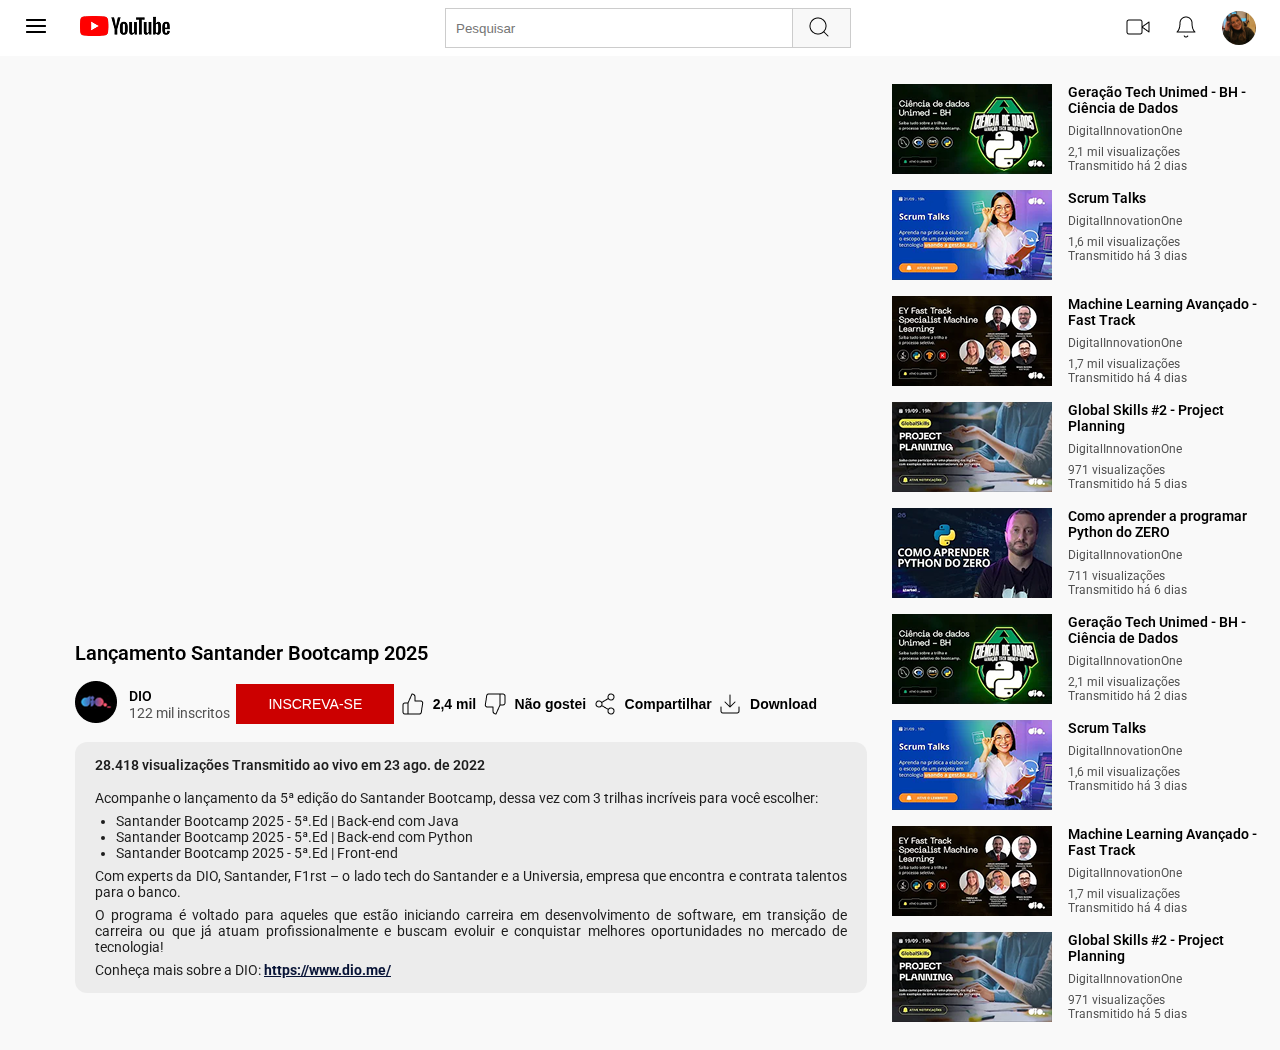
<file: desafio-flexbox-youtube/index.html>
<!DOCTYPE html>
<html lang="pt-br">
  <head>
    <meta charset="UTF-8" />
    <meta name="viewport" content="width=device-width, initial-scale=1.0" />
    <title>Desafio - Clonando a página do youtube</title>

    <link rel="stylesheet" href="./css/style.css" />

    <link rel="preconnect" href="https://fonts.googleapis.com" />
    <link rel="preconnect" href="https://fonts.gstatic.com" crossorigin />
    <link
      href="https://fonts.googleapis.com/css2?family=Roboto:ital,wght@0,100..900;1,100..900&display=swap"
      rel="stylesheet"
    />
  </head>
  <body>
    <div class="container">
      <header class="header">
        <div class="header__group">
          <div class="header__menu-icon">
            <button>
              <img
                src="./assets/images/menu.png"
                alt="ícone do menu responsivo"
              />
            </button>
          </div>

          <div class="header__logo">
            <a href="#">
              <img src="./assets/images/logo-yt.png" alt="Logo do youtube"
            /></a>
          </div>
        </div>

        <div class="header__search">
          <input type="text" placeholder="Pesquisar" />
          <button>
            <img src="./assets/images/search.png" alt="" />
          </button>
        </div>
        <div class="header__user-actions">
          <button>
            <img
              src="./assets/images/video-icon.png"
              alt="Ícone de uma câmera para publicar um vídeo"
            />
          </button>
          <button>
            <img
              src="./assets/images/bell.png"
              alt="Ícone de um sino para verificar as notificações"
            />
          </button>
          <div class="header__profile">
            <a href="#">
              <img
                class="header__profile-image"
                src="./assets/images/user-profile.jpeg"
                alt="Imagem do perfil do usuário"
            /></a>
          </div>
        </div>
      </header>

      <div class="flex">
        <main class="video-page">
          <div class="video-page__video">
            <iframe
              width="560"
              height="315"
              src="https://www.youtube.com/embed/DqC8R2p0lls?si=X90Oh6YSbq_iyM8Z"
              title="YouTube video player"
              frameborder="0"
              allow="accelerometer; autoplay; clipboard-write; encrypted-media; gyroscope; picture-in-picture; web-share"
              referrerpolicy="strict-origin-when-cross-origin"
              allowfullscreen
            ></iframe>
          </div>
          <h1>Lançamento Santander Bootcamp 2025</h1>
          <div class="video-page__actions">
            <div class="channel-info">
              <button>
                <img
                  src="./assets/images/Channel-Avatar.png"
                  alt="Imagem do canal"
                />
              </button>
              <div class="channel-info__group">
                <h4><a href="3">DIO</a></h4>
                <p>122 mil inscritos</p>
              </div>
            </div>
            <div class="video-page__subscribe-button">
              <button>inscreva-se</button>
            </div>
            <div class="video-page__option">
              <button>
                <img src="./assets/images/Like.png" alt="Ícone de like" />
                <p>2,4 mil</p>
              </button>
            </div>
            <div class="video-page__option">
              <button>
                <img src="./assets/images/Deslike.png" alt="Ícone de deslike" />
                <p>Não gostei</p>
              </button>
            </div>
            <div class="video-page__option">
              <button>
                <img
                  src="./assets/images/share-2.png"
                  alt="Ícone de compartilhar"
                />
                <p>Compartilhar</p>
              </button>
            </div>
            <div class="video-page__option">
              <button>
                <img
                  src="./assets/images/download.png"
                  alt="Ícone de download"
                />
                <p>Download</p>
              </button>
            </div>
          </div>
          <div class="video-page__description">
            <p class="views">
              28.418 visualizações Transmitido ao vivo em 23 ago. de 2022
            </p>
            <p>
              Acompanhe o lançamento da 5ª edição do Santander Bootcamp, dessa
              vez com 3 trilhas incríveis para você escolher:
            </p>
            <ul>
              <li>Santander Bootcamp 2025 - 5ª.Ed | Back-end com Java</li>
              <li>Santander Bootcamp 2025 - 5ª.Ed | Back-end com Python</li>
              <li>Santander Bootcamp 2025 - 5ª.Ed | Front-end</li>
            </ul>
            <p>
              Com experts da DIO, Santander, F1rst – o lado tech do Santander e
              a Universia, empresa que encontra e contrata talentos para o
              banco.
            </p>

            <p>
              O programa é voltado para aqueles que estão iniciando carreira em
              desenvolvimento de software, em transição de carreira ou que já
              atuam profissionalmente e buscam evoluir e conquistar melhores
              oportunidades no mercado de tecnologia!
            </p>
            <p>
              Conheça mais sobre a DIO:
              <a target="_blank" href="https://www.dio.me/"
                >https://www.dio.me/</a
              >
            </p>
          </div>
        </main>
        <aside>
          <div class="video-card">
            <a href="#">
              <img src="./assets/images/video-1.png" alt="Imagem do vídeo" />
              <div class="video-card__info">
                <h3>Geração Tech Unimed - BH - Ciência de Dados</h3>
                <p>DigitalInnovationOne</p>
                <p>2,1 mil visualizações</p>
                <p>Transmitido há 2 dias</p>
              </div>
            </a>
          </div>

          <div class="video-card">
            <a href="#">
              <img src="./assets/images/video-2.png" alt="Imagem do vídeo" />
              <div class="video-card__info">
                <h3>Scrum Talks</h3>
                <p>DigitalInnovationOne</p>
                <p>1,6 mil visualizações</p>
                <p>Transmitido há 3 dias</p>
              </div>
            </a>
          </div>

          <div class="video-card">
            <a href="#">
              <img src="./assets/images/video-3.png" alt="Imagem do vídeo" />
              <div class="video-card__info">
                <h3>Machine Learning Avançado - Fast Track</h3>
                <p>DigitalInnovationOne</p>
                <p>1,7 mil visualizações</p>
                <p>Transmitido há 4 dias</p>
              </div>
            </a>
          </div>

          <div class="video-card">
            <a href="#">
              <img src="./assets/images/video-4.png" alt="Imagem do vídeo" />
              <div class="video-card__info">
                <h3>Global Skills #2 - Project Planning</h3>
                <p>DigitalInnovationOne</p>
                <p>971 visualizações</p>
                <p>Transmitido há 5 dias</p>
              </div>
            </a>
          </div>

          <div class="video-card">
            <a href="#">
              <img src="./assets/images/video-5.png" alt="Imagem do vídeo" />
              <div class="video-card__info">
                <h3>Como aprender a programar Python do ZERO</h3>
                <p>DigitalInnovationOne</p>
                <p>711 visualizações</p>
                <p>Transmitido há 6 dias</p>
              </div>
            </a>
          </div>

          <div class="video-card">
            <a href="#">
              <img src="./assets/images/video-1.png" alt="Imagem do vídeo" />
              <div class="video-card__info">
                <h3>Geração Tech Unimed - BH - Ciência de Dados</h3>
                <p>DigitalInnovationOne</p>
                <p>2,1 mil visualizações</p>
                <p>Transmitido há 2 dias</p>
              </div>
            </a>
          </div>

          <div class="video-card">
            <a href="#">
              <img src="./assets/images/video-2.png" alt="Imagem do vídeo" />
              <div class="video-card__info">
                <h3>Scrum Talks</h3>
                <p>DigitalInnovationOne</p>
                <p>1,6 mil visualizações</p>
                <p>Transmitido há 3 dias</p>
              </div>
            </a>
          </div>

          <div class="video-card">
            <a href="#">
              <img src="./assets/images/video-3.png" alt="Imagem do vídeo" />
              <div class="video-card__info">
                <h3>Machine Learning Avançado - Fast Track</h3>
                <p>DigitalInnovationOne</p>
                <p>1,7 mil visualizações</p>
                <p>Transmitido há 4 dias</p>
              </div>
            </a>
          </div>

          <div class="video-card">
            <a href="#">
              <img src="./assets/images/video-4.png" alt="Imagem do vídeo" />
              <div class="video-card__info">
                <h3>Global Skills #2 - Project Planning</h3>
                <p>DigitalInnovationOne</p>
                <p>971 visualizações</p>
                <p>Transmitido há 5 dias</p>
              </div>
            </a>
          </div>
        </aside>
      </div>
    </div>
  </body>
</html>
</file>
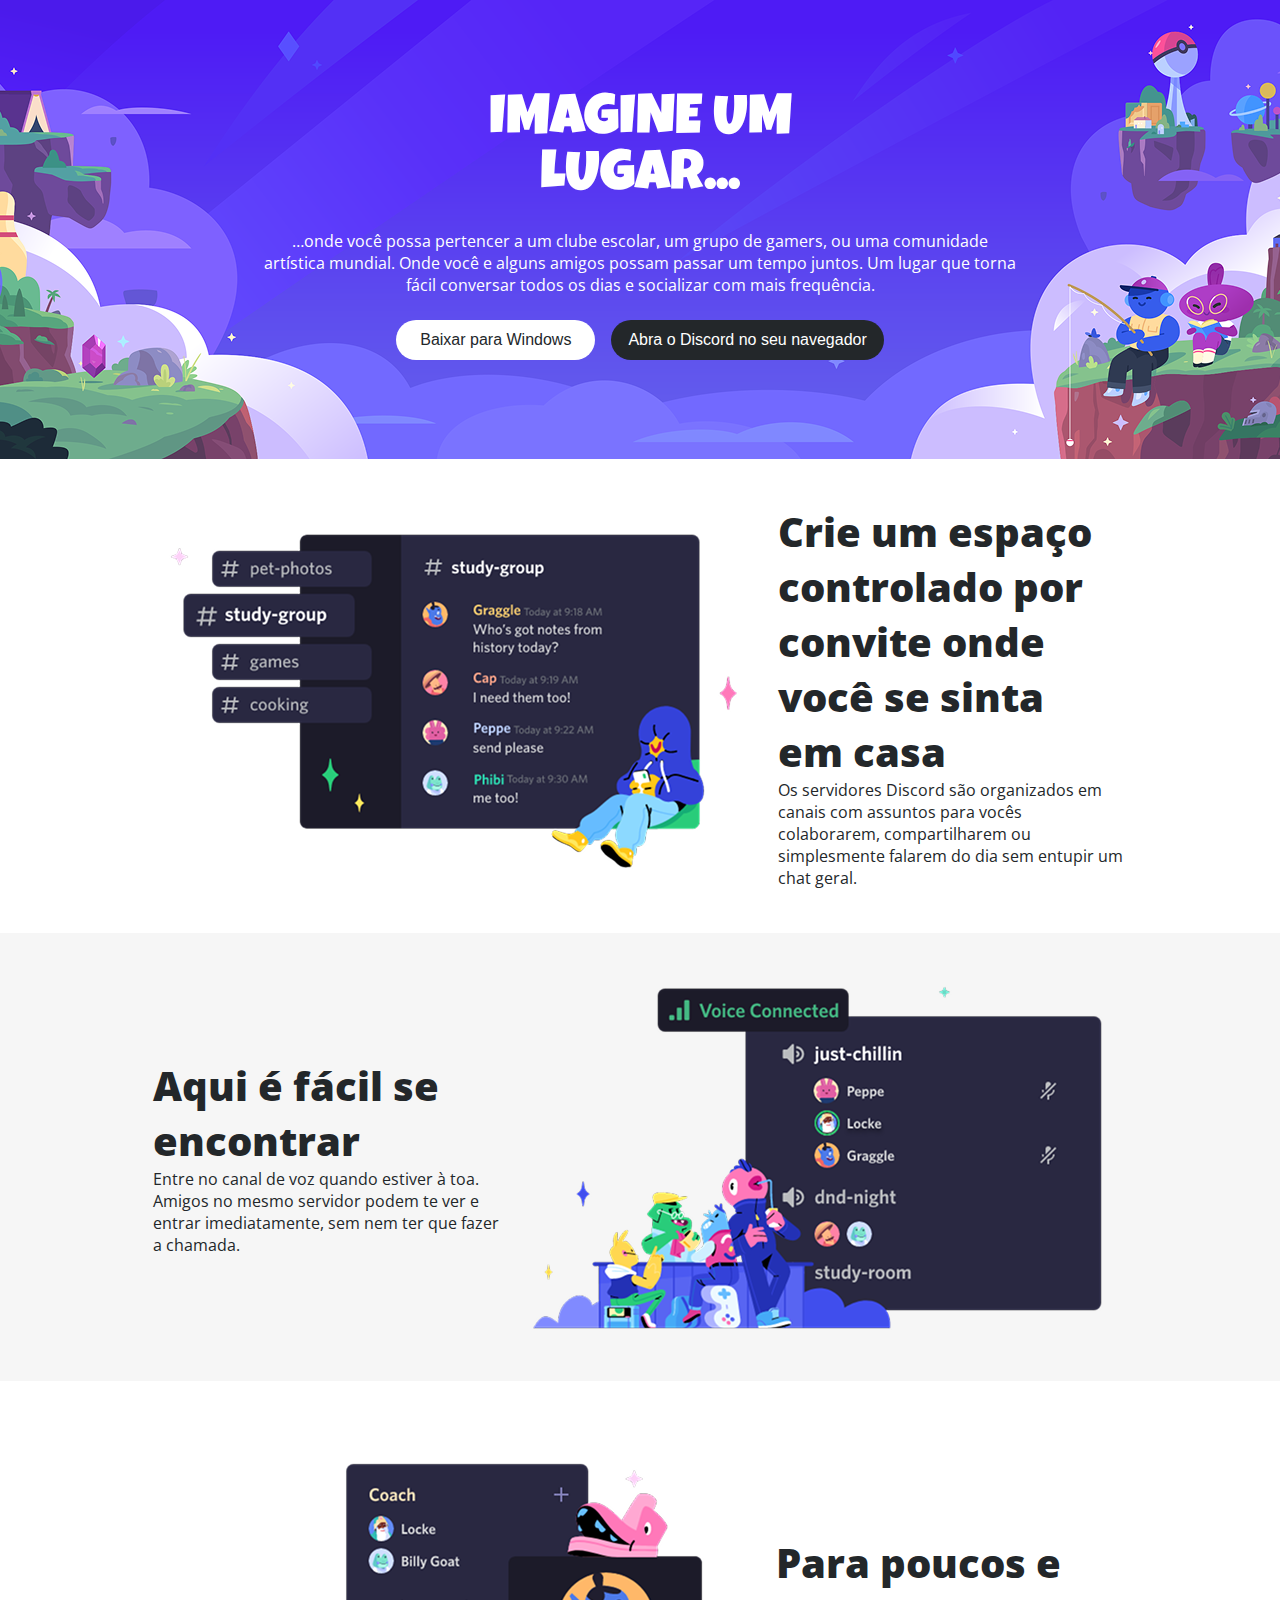
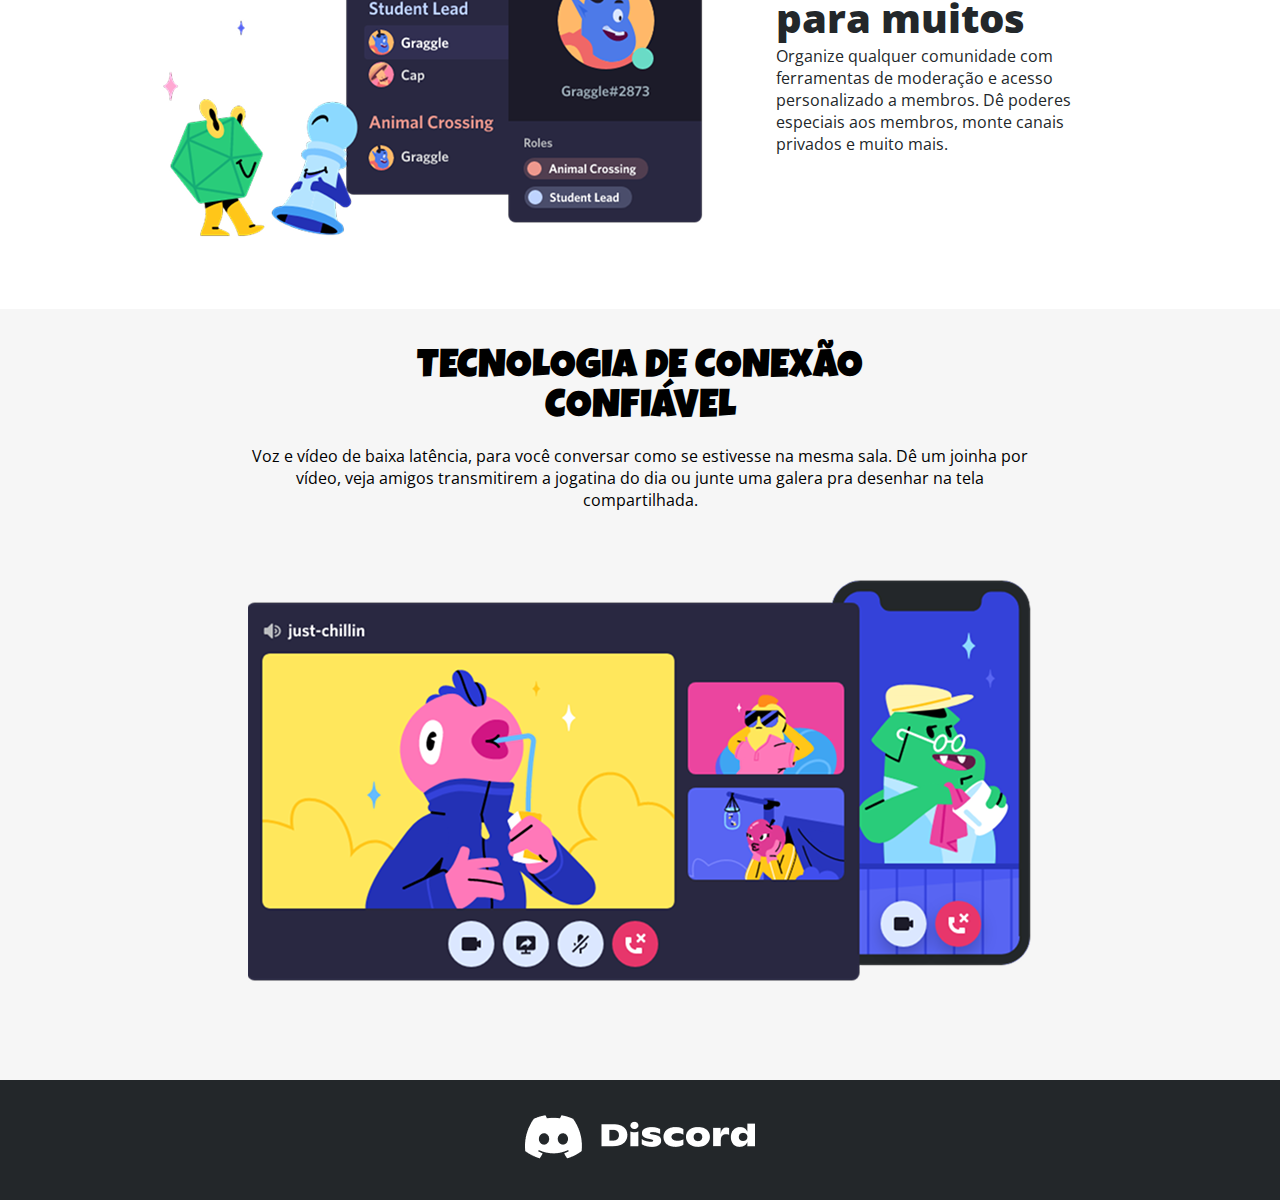
<file: desafio-responsividade-css/index.html>
<!DOCTYPE html>
<html lang="pt-br">
  <head>
    <meta charset="UTF-8" />
    <meta name="viewport" content="width=device-width, initial-scale=1.0" />
    <title>Home - discord</title>
    <link rel="stylesheet" href="./css/style.css" />

    <link rel="preconnect" href="https://fonts.googleapis.com" />
    <link rel="preconnect" href="https://fonts.gstatic.com" crossorigin />
    <link
      href="https://fonts.googleapis.com/css2?family=Luckiest+Guy&family=Open+Sans:ital,wght@0,300..800;1,300..800&display=swap"
      rel="stylesheet"
    />
  </head>
  <body>
    <div class="container">
      <header class="header">
        <div class="header__info">
          <h1 class="header__title">IMAGINE UM LUGAR...</h1>
          <p class="header__description">
            …onde você possa pertencer a um clube escolar, um grupo de gamers,
            ou uma comunidade artística mundial. Onde você e alguns amigos
            possam passar um tempo juntos. Um lugar que torna fácil conversar
            todos os dias e socializar com mais frequência.
          </p>
          <div class="header__buttons">
            <button class="header__button header__button--primary">
              Baixar para Windows
            </button>
            <button class="header__button header__button--secondary">
              Abra o Discord no seu navegador
            </button>
          </div>
        </div>
      </header>
      <main class="main">
        <section class="channel">
          <img
            class="channel__image"
            src="./assets/images/SectionImageChannel.png"
            alt="Imagem dos canais do Discord"
          />
          <div class="channel__info">
            <h2 class="channel__title">
              Crie um espaço controlado por convite onde você se sinta em casa
            </h2>
            <p class="channel__description">
              Os servidores Discord são organizados em canais com assuntos para
              vocês colaborarem, compartilharem ou simplesmente falarem do dia
              sem entupir um chat geral.
            </p>
          </div>
        </section>

        <section class="voice-channel">
          <div class="voice-channel__info">
            <h2 class="voice-channel__title">Aqui é fácil se encontrar</h2>
            <p class="voice-channel__description">
              Entre no canal de voz quando estiver à toa. Amigos no mesmo
              servidor podem te ver e entrar imediatamente, sem nem ter que
              fazer a chamada.
            </p>
          </div>
          <img
            class="voice-channel__image"
            src="./assets/images/SectionImageVoiceChannel.png"
            alt="Imagem dos canais de voz do Discord"
          />
        </section>

        <section class="community">
          <img
            class="community__image"
            src="./assets/images/SectionImageCommunity.png"
            alt="Imagem das comunidades do Discord"
          />
          <div class="community__info">
            <h2 class="community__title">Para poucos e para muitos</h2>
            <p class="community__description">
              Organize qualquer comunidade com ferramentas de moderação e acesso
              personalizado a membros. Dê poderes especiais aos membros, monte
              canais privados e muito mais.
            </p>
          </div>
        </section>

        <section class="image-video">
          <h2 class="image-video__title">TECNOLOGIA DE CONEXÃO CONFIÁVEL</h2>
          <p class="image-video__description">
            Voz e vídeo de baixa latência, para você conversar como se estivesse
            na mesma sala. Dê um joinha por vídeo, veja amigos transmitirem a
            jogatina do dia ou junte uma galera pra desenhar na tela
            compartilhada.
          </p>
          <img
            class="image-video__image"
            src="./assets/images/SectionImageVoiceVideo.png"
            alt="Imagem das comunidades do Discord"
          />
        </section>
      </main>
      <footer class="footer">
        <a href="#" class="footer__link">
          <img
            class="footer__image"
            src="./assets/images/Group.png"
            alt="Logotipo do Discor"
          />
        </a>
      </footer>
    </div>
  </body>
</html>
</file>
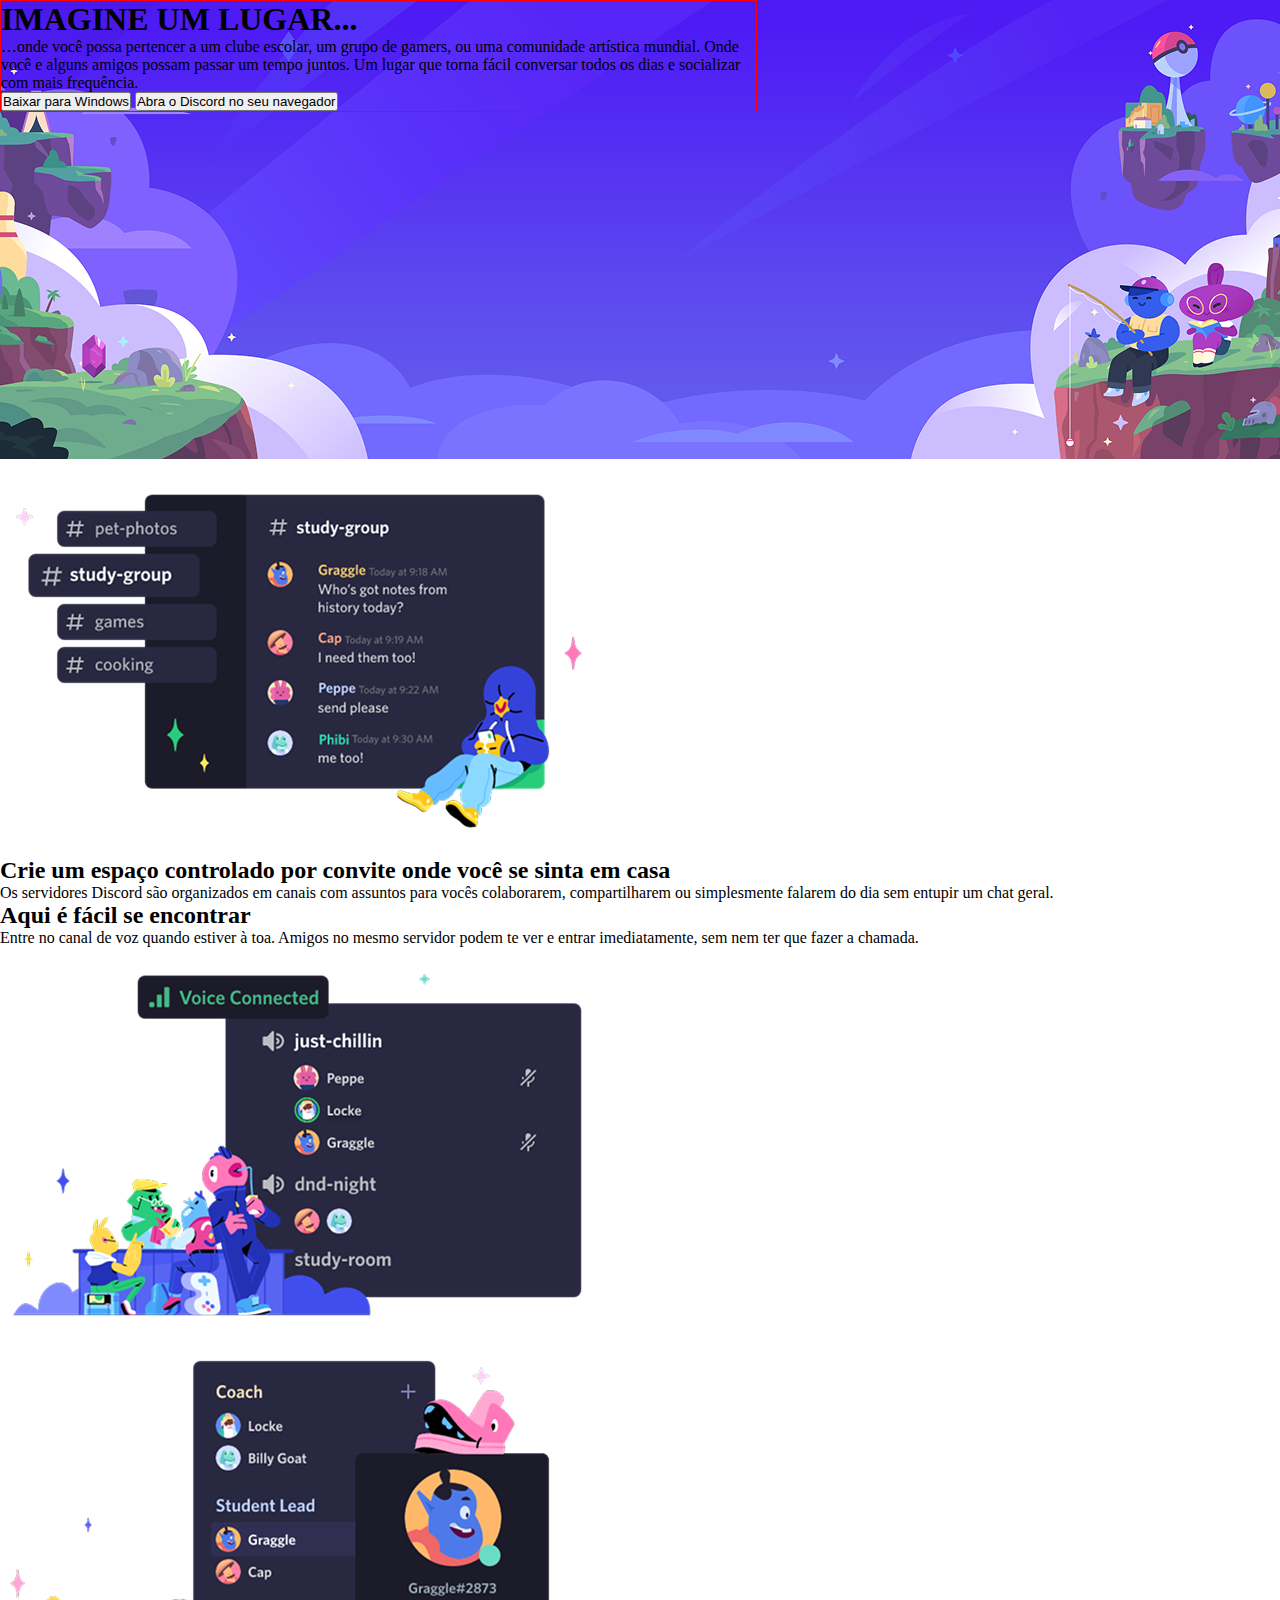
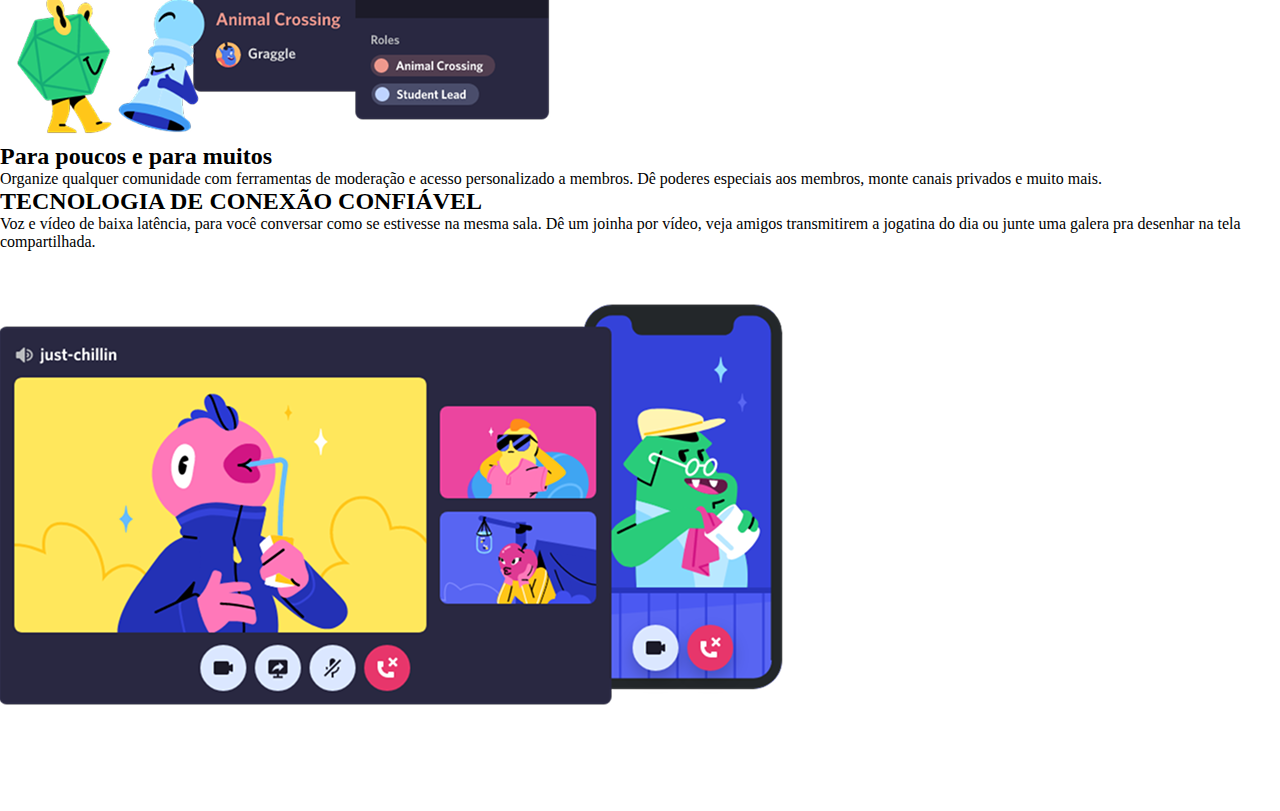
<file: desafio-landing-page-html-css/desafio-responsividade-css/index.html>
<!DOCTYPE html>
<html lang="pt-br">
  <head>
    <meta charset="UTF-8" />
    <meta name="viewport" content="width=device-width, initial-scale=1.0" />
    <title>Home - discord</title>
    <link rel="stylesheet" href="./css/style.css" />

    <link rel="preconnect" href="https://fonts.googleapis.com" />
    <link rel="preconnect" href="https://fonts.gstatic.com" crossorigin />
    <link
      href="https://fonts.googleapis.com/css2?family=Luckiest+Guy&family=Open+Sans:ital,wght@0,300..800;1,300..800&display=swap"
      rel="stylesheet"
    />
  </head>
  <body>
    <div class="container">
      <header class="header">
        <div class="header__container">
          <h1>IMAGINE UM LUGAR...</h1>
          <p>
            …onde você possa pertencer a um clube escolar, um grupo de gamers,
            ou uma comunidade artística mundial. Onde você e alguns amigos
            possam passar um tempo juntos. Um lugar que torna fácil conversar
            todos os dias e socializar com mais frequência.
          </p>
          <div class="header__buttons">
            <button>Baixar para Windows</button>
            <button>Abra o Discord no seu navegador</button>
          </div>
        </div>
      </header>
      <main class="main">
        <section class="main__section">
          <img
            src="./assets/images/SectionImageChannel.png"
            alt="Imagem dos canais do Discord"
          />
          <h2>
            Crie um espaço controlado por convite onde você se sinta em casa
          </h2>
          <p>
            Os servidores Discord são organizados em canais com assuntos para
            vocês colaborarem, compartilharem ou simplesmente falarem do dia sem
            entupir um chat geral.
          </p>
        </section>
        <section class="main__section">
          <h2>Aqui é fácil se encontrar</h2>
          <p>
            Entre no canal de voz quando estiver à toa. Amigos no mesmo servidor
            podem te ver e entrar imediatamente, sem nem ter que fazer a
            chamada.
          </p>
          <img
            src="./assets/images/SectionImageVoiceChannel.png"
            alt="Imagem dos canais de voz do Discord"
          />
        </section>
        <section class="main__section">
          <img
            src="./assets/images/SectionImageCommunity.png"
            alt="Imagem das comunidades do Discord"
          />
          <h2>Para poucos e para muitos</h2>
          <p>
            Organize qualquer comunidade com ferramentas de moderação e acesso
            personalizado a membros. Dê poderes especiais aos membros, monte
            canais privados e muito mais.
          </p>
        </section>
        <section class="main__section">
          <h2>TECNOLOGIA DE CONEXÃO CONFIÁVEL</h2>
          <p>
            Voz e vídeo de baixa latência, para você conversar como se estivesse
            na mesma sala. Dê um joinha por vídeo, veja amigos transmitirem a
            jogatina do dia ou junte uma galera pra desenhar na tela
            compartilhada.
          </p>
          <img
            src="./assets/images/SectionImageVoiceVideo.png"
            alt="Imagem das comunidades do Discord"
          />
        </section>
      </main>
      <footer>
        <a href="#">
          <img src="./assets/images/Group.png" alt="Logotipo do Discor" />
        </a>
      </footer>
    </div>
  </body>
</html>
</file>
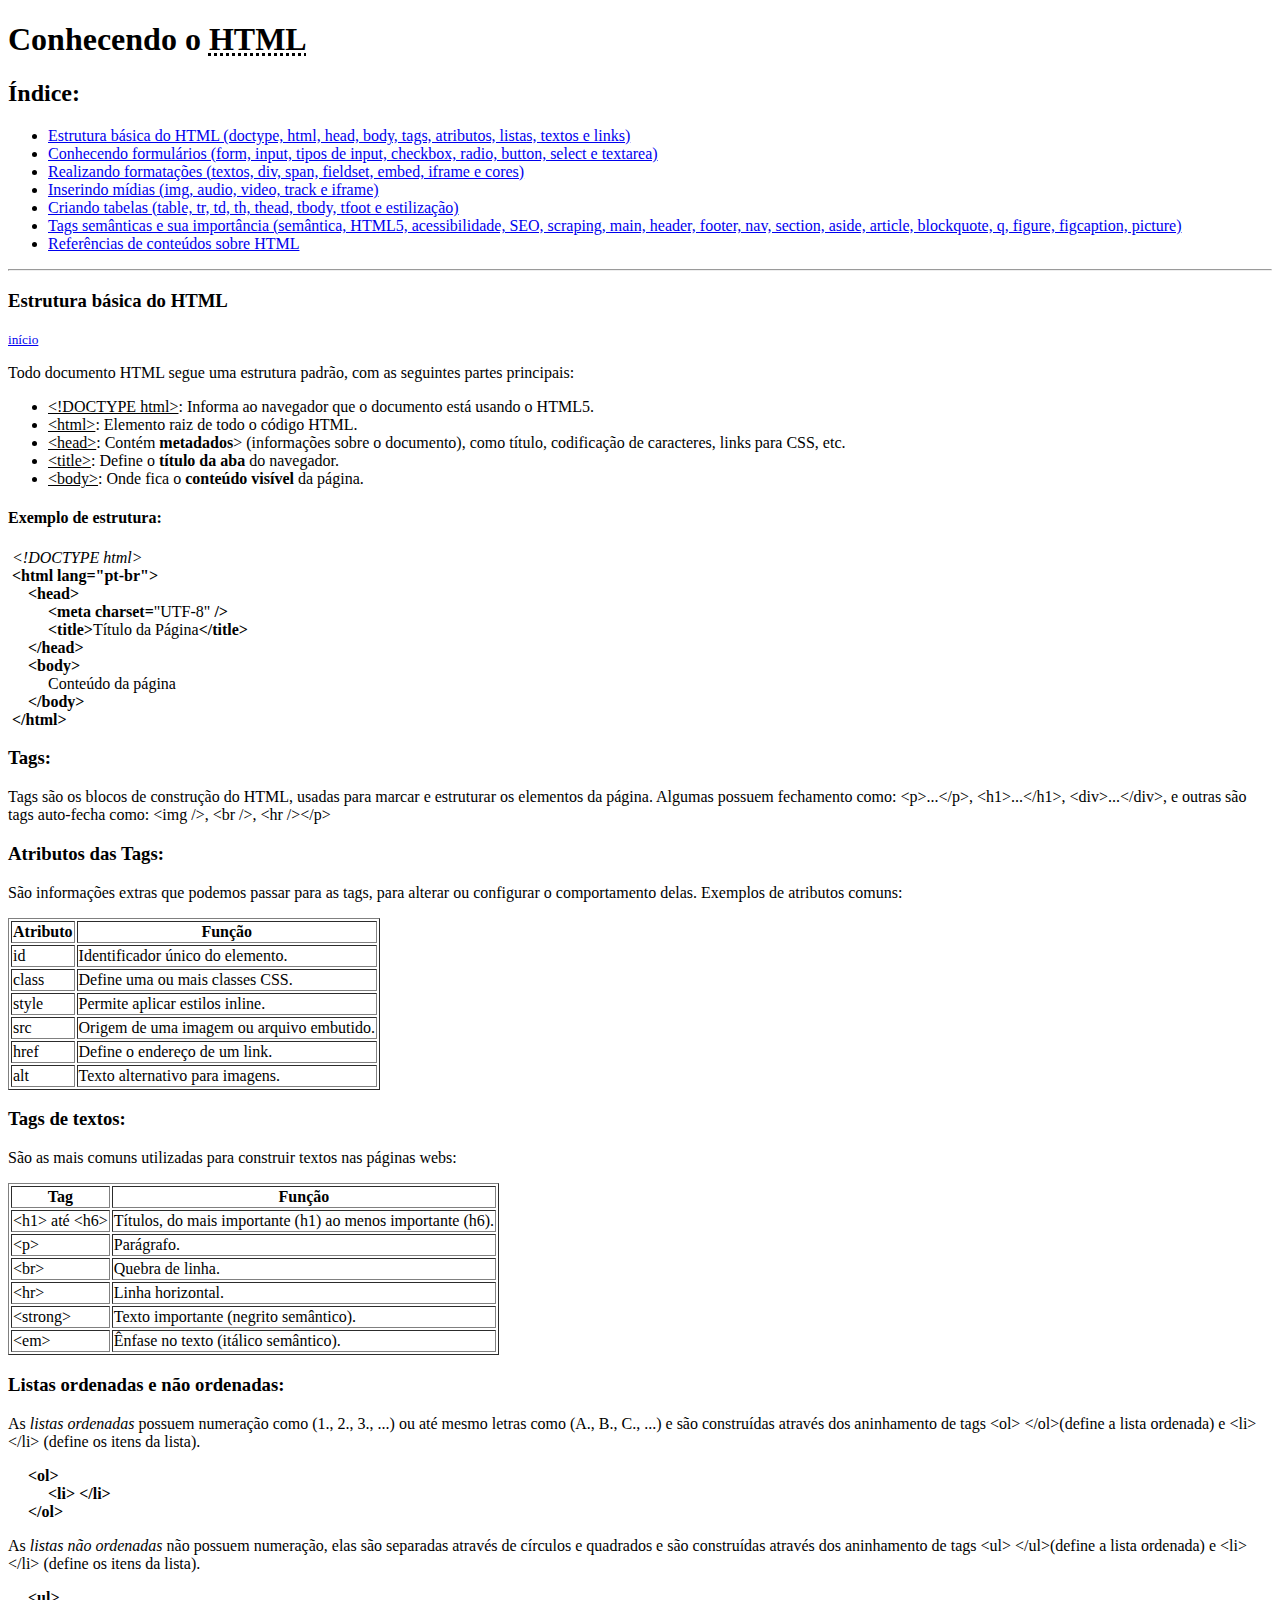
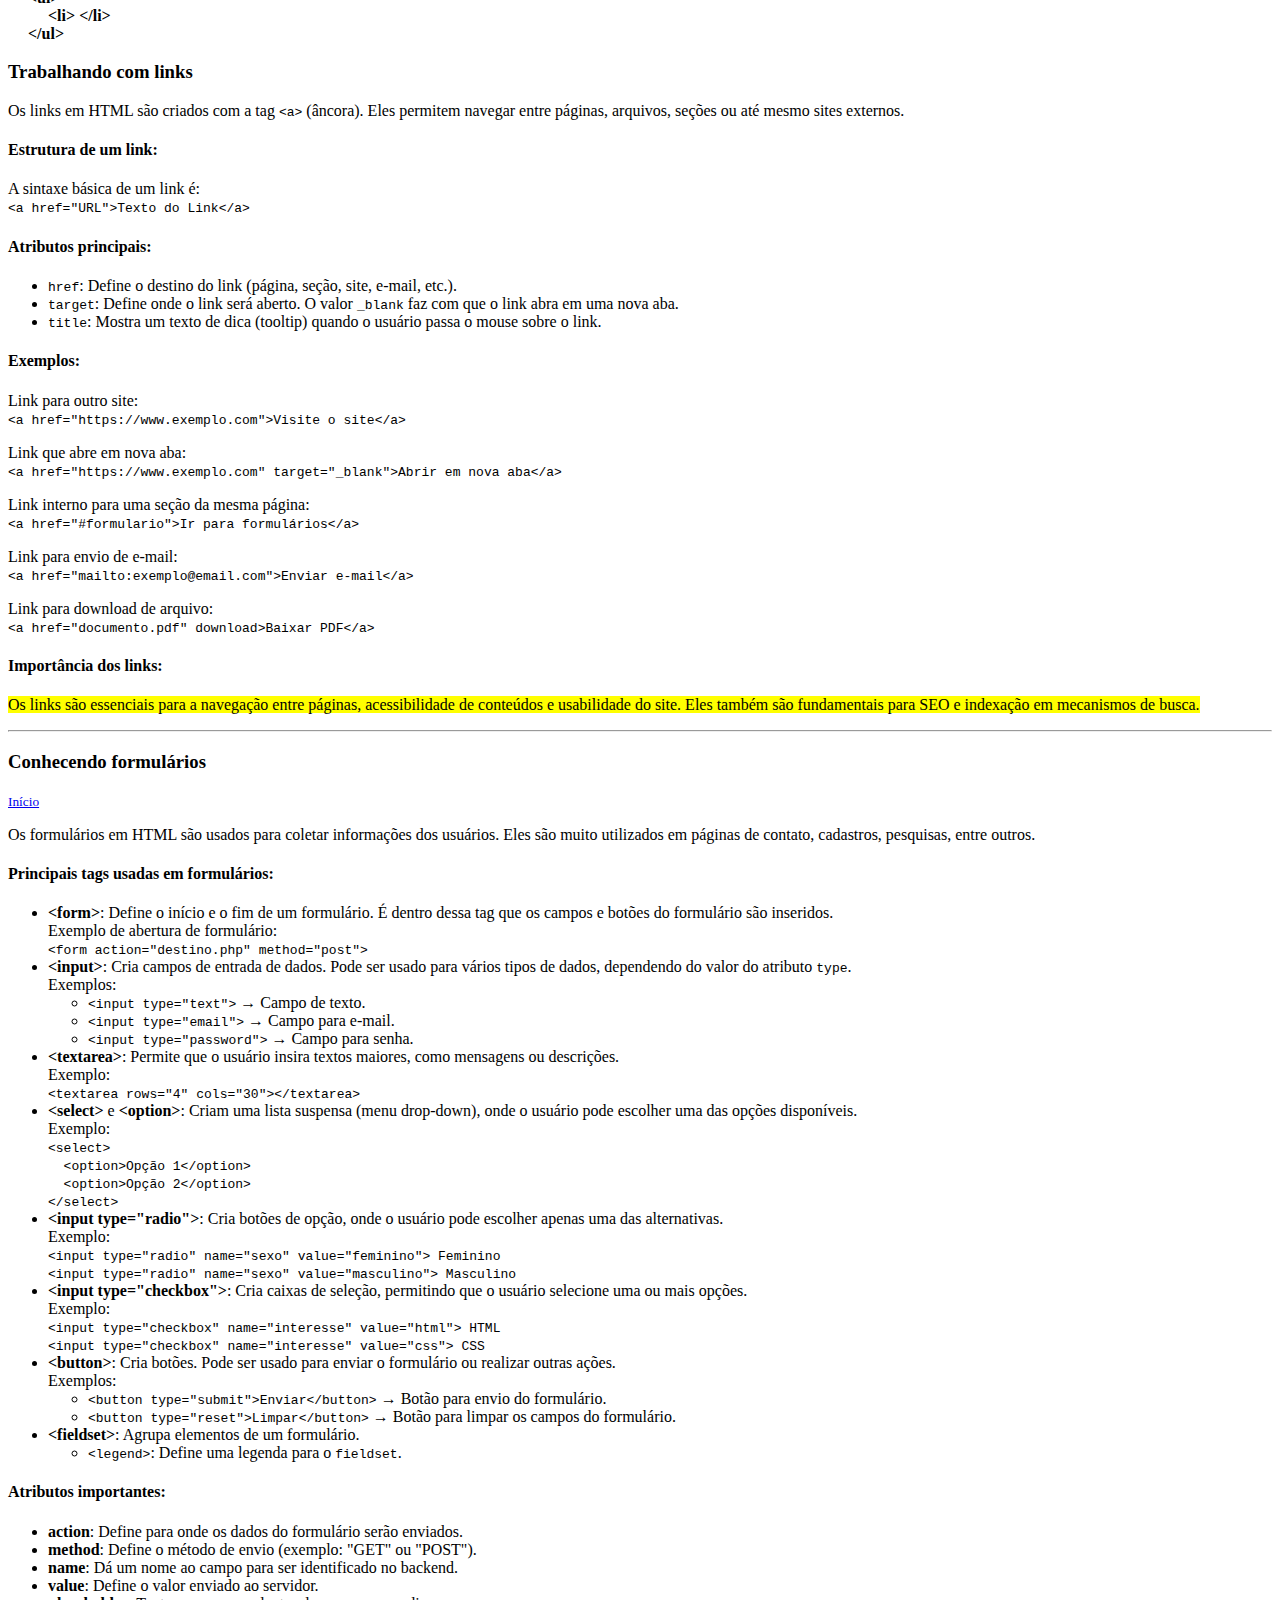
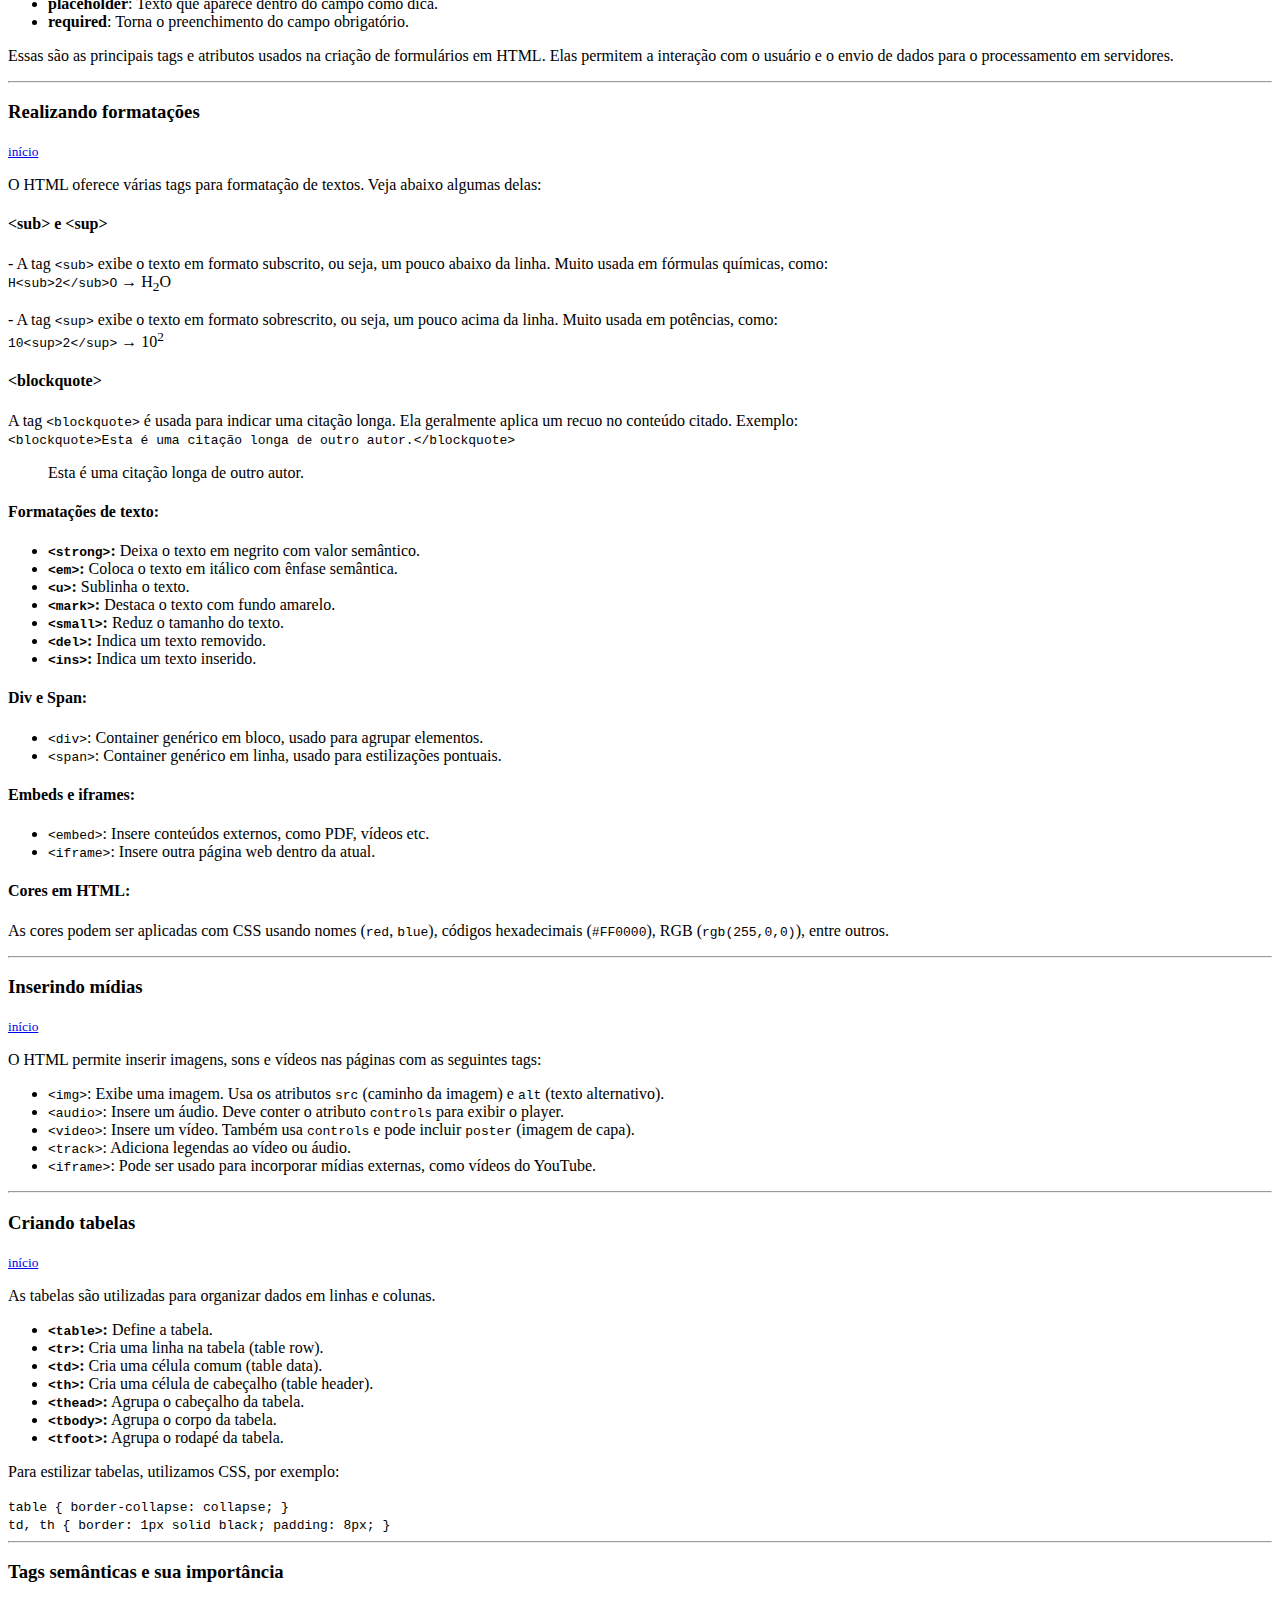
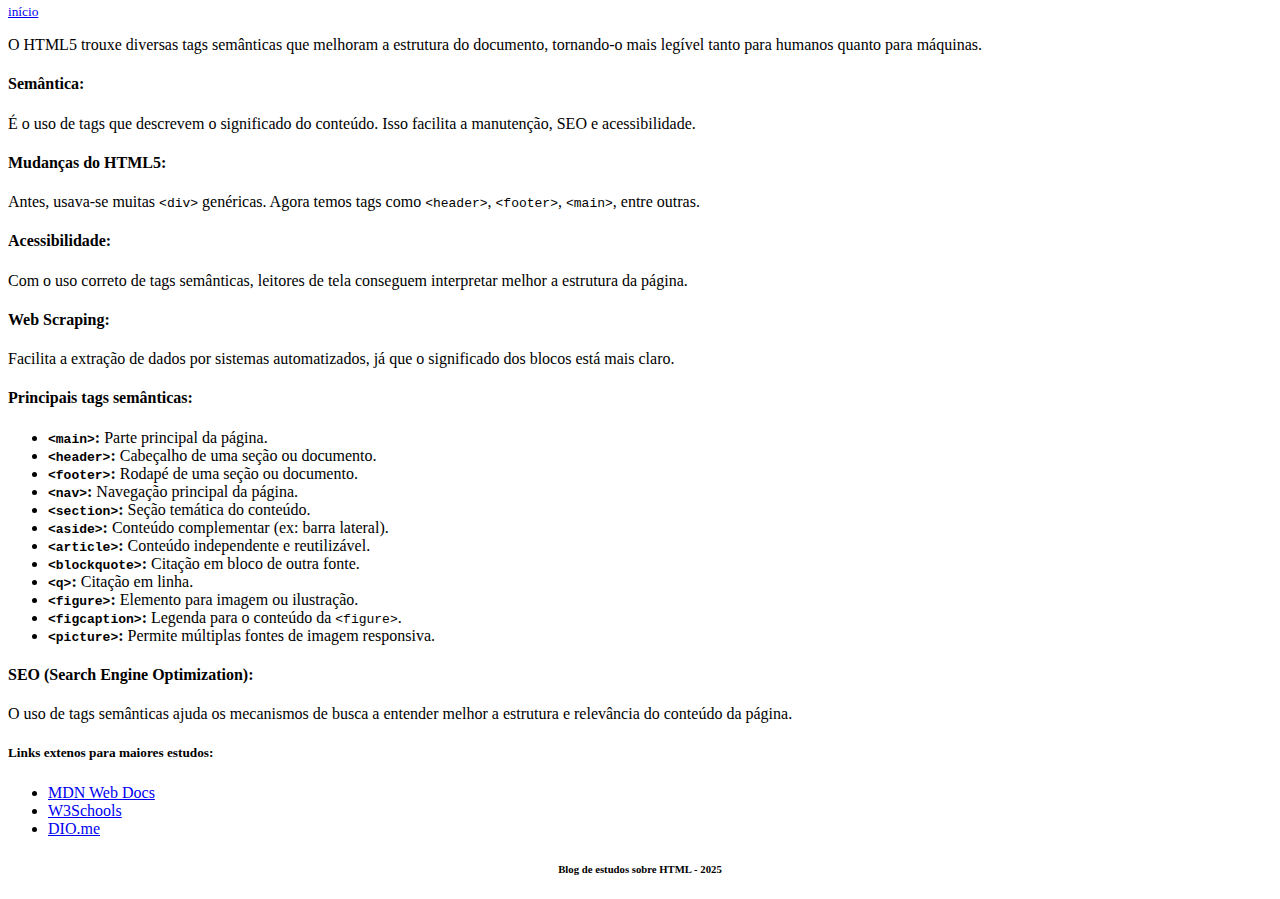
<file: blog.html>
<!DOCTYPE html>
<html lang="pt-br">
  <head>
    <meta charset="UTF-8" />
    <meta name="viewport" content="width=device-width, initial-scale=1.0" />
    <title>Página inicial</title>
  </head>
  <body>
    <font face="Georgia">
    <header id="topo">
      <h1>Conhecendo o <abbr title="Hypertext Markup Language">HTML</abbr></h1>
      <div>
        <h2>Índice:</h2>
        <nav>
          <ul>
            <li>
              <a href="#estrutura-basica">
                Estrutura básica do HTML (doctype, html, head, body, tags,
                atributos, listas, textos e links)
              </a>
            </li>
            <li>
              <a href="#formularios">
                Conhecendo formulários (form, input, tipos de input, checkbox,
                radio, button, select e textarea)
              </a>
            </li>
            <li>
              <a href="#formatacoes">
                Realizando formatações (textos, div, span, fieldset, embed,
                iframe e cores)
              </a>
            </li>
            <li>
              <a href="#midias">
                Inserindo mídias (img, audio, video, track e iframe)
              </a>
            </li>
            <li>
              <a href="#tabelas">
                Criando tabelas (table, tr, td, th, thead, tbody, tfoot e
                estilização)
              </a>
            </li>
            <li>
              <a href="#tags-semanticas">
                Tags semânticas e sua importância (semântica, HTML5,
                acessibilidade, SEO, scraping, main, header, footer, nav,
                section, aside, article, blockquote, q, figure, figcaption,
                picture)
              </a>
            </li>
            <li>
              <a href="#referencias">
                Referências de conteúdos sobre HTML
              </a>
            </li>
          </ul>
        </nav>
      </div>
    </header>

    <hr />
    
    <main>
      <section id="estrutura-basica">
        <h3>Estrutura básica do HTML</h3>
        <small><a href="#topo">início</a></small>
        <p>
          Todo documento HTML segue uma estrutura padrão, com as seguintes
          partes principais:
        </p>
        <ul>
          <li>
            <u>&lt;!DOCTYPE html&gt;</u>: Informa ao navegador que o documento
            está usando o HTML5.
          </li>
          <li><u>&lt;html&gt;</u>: Elemento raiz de todo o código HTML.</li>
          <li>
            <u>&lt;head&gt;</u>: Contém <strong>metadados</strong>> (informações
            sobre o documento), como título, codificação de caracteres, links
            para CSS, etc.
          </li>
          <li>
            <u>&lt;title&gt;</u>: Define o <strong>título da aba</strong> do
            navegador.
          </li>
          <li>
            <u>&lt;body&gt;</u>: Onde fica o
            <strong>conteúdo visível</strong> da página.
          </li>
        </ul>

        <h4>Exemplo de estrutura:</h4>
        <p>
          <i>&nbsp;&lt;!DOCTYPE html&gt;</i><br />
          &nbsp;<b>&lt;html lang="pt-br"&gt;</b><br />
          &nbsp;&nbsp;&nbsp;&nbsp;&nbsp;<b>&lt;head&gt;</b><br />
          &nbsp;&nbsp;&nbsp;&nbsp;&nbsp;&nbsp;&nbsp;&nbsp;&nbsp;&nbsp;<b
            >&lt;meta charset=</b
          >"UTF-8" <b>/&gt;</b><br />
          &nbsp;&nbsp;&nbsp;&nbsp;&nbsp;&nbsp;&nbsp;&nbsp;&nbsp;&nbsp;<b>&lt;title></b>Título
          da Página<b>&lt;/title&gt;</b><br />
          &nbsp;&nbsp;&nbsp;&nbsp;&nbsp;<b>&lt;/head&gt;</b><br />
          &nbsp;&nbsp;&nbsp;&nbsp;&nbsp;<b>&lt;body&gt;</b><br />
          &nbsp;&nbsp;&nbsp;&nbsp;&nbsp;&nbsp;&nbsp;&nbsp;&nbsp;&nbsp;Conteúdo
          da página<br />
          &nbsp;&nbsp;&nbsp;&nbsp;&nbsp;<b>&lt;/body&gt;</b><br />
          &nbsp;<b>&lt;/html&gt;</b>
        </p>

        <h3>Tags:</h3>
        <p>
          Tags são os blocos de construção do HTML, usadas para marcar e
          estruturar os elementos da página. Algumas possuem fechamento como:
          &lt;p&gt;...&lt;/p&gt;, &lt;h1&gt;...&lt;/h1&gt;,
          &lt;div&gt;...&lt;/div&gt;, e outras são tags auto-fecha como: &lt;img
          /&gt;, &lt;br /&gt;, &lt;hr /&gt;&lt;/p&gt;
        </p>

        <h3>Atributos das Tags:</h3>
        <p>
          São informações extras que podemos passar para as tags, para alterar
          ou configurar o comportamento delas. Exemplos de atributos comuns:
        </p>
        <table border="1">
          <tr>
            <th>Atributo</th>
            <th>Função</th>
          </tr>
          <tr>
            <td>id</td>
            <td>Identificador único do elemento.</td>
          </tr>
          <tr>
            <td>class</td>
            <td>Define uma ou mais classes CSS.</td>
          </tr>
          <tr>
            <td>style</td>
            <td>Permite aplicar estilos inline.</td>
          </tr>
          <tr>
            <td>src</td>
            <td>Origem de uma imagem ou arquivo embutido.</td>
          </tr>
          <tr>
            <td>href</td>
            <td>Define o endereço de um link.</td>
          </tr>
          <tr>
            <td>alt</td>
            <td>Texto alternativo para imagens.</td>
          </tr>
        </table>

        <h3>Tags de textos:</h3>
        <p>
          São as mais comuns utilizadas para construir textos nas páginas webs:
        </p>
        <table border="1">
          <tr>
            <th>Tag</th>
            <th>Função</th>
          </tr>
          <tr>
            <td>&lt;h1&gt; até &lt;h6&gt;</td>
            <td>Títulos, do mais importante (h1) ao menos importante (h6).</td>
          </tr>
          <tr>
            <td>&lt;p&gt;</td>
            <td>Parágrafo.</td>
          </tr>
          <tr>
            <td>&lt;br&gt;</td>
            <td>Quebra de linha.</td>
          </tr>
          <tr>
            <td>&lt;hr&gt;</td>
            <td>Linha horizontal.</td>
          </tr>
          <tr>
            <td>&lt;strong&gt;</td>
            <td>Texto importante (negrito semântico).</td>
          </tr>
          <tr>
            <td>&lt;em&gt;</td>
            <td>Ênfase no texto (itálico semântico).</td>
          </tr>
        </table>

        <h3>Listas ordenadas e não ordenadas:</h3>
        <p>
          As <em>listas ordenadas</em> possuem numeração como (1., 2., 3., ...)
          ou até mesmo letras como (A., B., C., ...) e são construídas através
          dos aninhamento de tags &lt;ol&gt; &lt;/ol&gt;(define a lista
          ordenada) e &lt;li&gt; &lt;/li&gt; (define os itens da lista).
          <p>
            &nbsp;&nbsp;&nbsp;&nbsp;&nbsp;<b>&lt;ol&gt;</b><br />
            &nbsp;&nbsp;&nbsp;&nbsp;&nbsp;&nbsp;&nbsp;&nbsp;&nbsp;&nbsp;<b
              >&lt;li&gt; &lt;/li&gt;</b
            >
            <br />
            &nbsp;&nbsp;&nbsp;&nbsp;&nbsp;<b>&lt;/ol&gt;</b><br />
          </p>
        </p>
        <p>
          As <em>listas não ordenadas</em> não possuem numeração, elas são
          separadas através de círculos e quadrados e são construídas através
          dos aninhamento de tags &lt;ul&gt; &lt;/ul&gt;(define a lista
          ordenada) e &lt;li&gt; &lt;/li&gt; (define os itens da lista).
          <p>
            &nbsp;&nbsp;&nbsp;&nbsp;&nbsp;<b>&lt;ul&gt;</b><br />
            &nbsp;&nbsp;&nbsp;&nbsp;&nbsp;&nbsp;&nbsp;&nbsp;&nbsp;&nbsp;<b
              >&lt;li&gt; &lt;/li&gt;</b
            >
            <br />
            &nbsp;&nbsp;&nbsp;&nbsp;&nbsp;<b>&lt;/ul&gt;</b><br />
          </p>
        </p>

        <h3>Trabalhando com links</h3>
        <p>
          Os links em HTML são criados com a tag
          <code>&lt;a&gt;</code> (âncora). Eles permitem navegar entre páginas,
          arquivos, seções ou até mesmo sites externos.
        </p>

        <h4>Estrutura de um link:</h4>
        <p>
          A sintaxe básica de um link é:<br />
          <code>&lt;a href="URL"&gt;Texto do Link&lt;/a&gt;</code>
        </p>

        <h4>Atributos principais:</h4>
        <ul>
          <li>
            <code>href</code>: Define o destino do link (página, seção, site,
            e-mail, etc.).
          </li>
          <li>
            <code>target</code>: Define onde o link será aberto. O valor
            <code>_blank</code> faz com que o link abra em uma nova aba.
          </li>
          <li>
            <code>title</code>: Mostra um texto de dica (tooltip) quando o
            usuário passa o mouse sobre o link.
          </li>
        </ul>

        <h4>Exemplos:</h4>
        <p>
          Link para outro site:<br />
          <code
            >&lt;a href="https://www.exemplo.com"&gt;Visite o
            site&lt;/a&gt;</code
          >
        </p>
        <p>
          Link que abre em nova aba:<br />
          <code
            >&lt;a href="https://www.exemplo.com" target="_blank"&gt;Abrir em
            nova aba&lt;/a&gt;</code
          >
        </p>
        <p>
          Link interno para uma seção da mesma página:<br />
          <code>&lt;a href="#formulario"&gt;Ir para formulários&lt;/a&gt;</code>
        </p>
        <p>
          Link para envio de e-mail:<br />
          <code
            >&lt;a href="mailto:exemplo@email.com"&gt;Enviar
            e-mail&lt;/a&gt;</code
          >
        </p>
        <p>
          Link para download de arquivo:<br />
          <code
            >&lt;a href="documento.pdf" download&gt;Baixar PDF&lt;/a&gt;</code
          >
        </p>

        <h4>Importância dos links:</h4>
        <p>
          <mark>Os links são essenciais para a navegação entre páginas, acessibilidade
          de conteúdos e usabilidade do site. Eles também são fundamentais para
          SEO e indexação em mecanismos de busca.</mark>
        </p>
      </section>

      <hr />

      <section id="formularios">
        <h3>Conhecendo formulários</h3>
        <small><a href="#topo">Início</a></small>

        <p>
          Os formulários em HTML são usados para coletar informações dos
          usuários. Eles são muito utilizados em páginas de contato, cadastros,
          pesquisas, entre outros.
        </p>

        <h4>Principais tags usadas em formulários:</h4>

        <ul>
          <li>
            <strong>&lt;form&gt;</strong>: Define o início e o fim de um
            formulário. É dentro dessa tag que os campos e botões do formulário
            são inseridos. <br />Exemplo de abertura de formulário: <br />
            <code>&lt;form action="destino.php" method="post"&gt;</code>
          </li>

          <li>
            <strong>&lt;input&gt;</strong>: Cria campos de entrada de dados.
            Pode ser usado para vários tipos de dados, dependendo do valor do
            atributo <code>type</code>. <br />Exemplos:
            <ul>
              <li><code>&lt;input type="text"&gt;</code> → Campo de texto.</li>
              <li>
                <code>&lt;input type="email"&gt;</code> → Campo para e-mail.
              </li>
              <li>
                <code>&lt;input type="password"&gt;</code> → Campo para senha.
              </li>
            </ul>
          </li>

          <li>
            <strong>&lt;textarea&gt;</strong>: Permite que o usuário insira
            textos maiores, como mensagens ou descrições. <br />Exemplo:
            <br /><code
              >&lt;textarea rows="4" cols="30"&gt;&lt;/textarea&gt;</code
            >
          </li>

          <li>
            <strong>&lt;select&gt;</strong> e <strong>&lt;option&gt;</strong>:
            Criam uma lista suspensa (menu drop-down), onde o usuário pode
            escolher uma das opções disponíveis. <br />Exemplo:
            <br />
            <code>
              &lt;select&gt;<br />
              &nbsp;&nbsp;&lt;option&gt;Opção 1&lt;/option&gt;<br />
              &nbsp;&nbsp;&lt;option&gt;Opção 2&lt;/option&gt;<br />
              &lt;/select&gt;
            </code>
          </li>

          <li>
            <strong>&lt;input type="radio"&gt;</strong>: Cria botões de opção,
            onde o usuário pode escolher apenas uma das alternativas.
            <br />Exemplo:
            <br />
            <code>
              &lt;input type="radio" name="sexo" value="feminino"&gt;
              Feminino<br />
              &lt;input type="radio" name="sexo" value="masculino"&gt; Masculino
            </code>
          </li>

          <li>
            <strong>&lt;input type="checkbox"&gt;</strong>: Cria caixas de
            seleção, permitindo que o usuário selecione uma ou mais opções.
            <br />Exemplo:
            <br />
            <code>
              &lt;input type="checkbox" name="interesse" value="html"&gt;
              HTML<br />
              &lt;input type="checkbox" name="interesse" value="css"&gt; CSS
            </code>
          </li>

          <li>
            <strong>&lt;button&gt;</strong>: Cria botões. Pode ser usado para
            enviar o formulário ou realizar outras ações. <br />Exemplos:
            <ul>
              <li>
                <code>&lt;button type="submit"&gt;Enviar&lt;/button&gt;</code> →
                Botão para envio do formulário.
              </li>
              <li>
                <code>&lt;button type="reset"&gt;Limpar&lt;/button&gt;</code> →
                Botão para limpar os campos do formulário.
              </li>
            </ul>
          </li>

          <li>
            <strong>&lt;fieldset&gt;</strong>: Agrupa elementos de um formulário. <br />
            <ul>
              <li>
                <code>&lt;legend&gt;</code>: Define uma legenda para o
                <code>fieldset</code>.
              </li>
            </ul>
          </li>
        </ul>

        <h4>Atributos importantes:</h4>
        <ul>
          <li>
            <strong>action</strong>: Define para onde os dados do formulário
            serão enviados.
          </li>
          <li>
            <strong>method</strong>: Define o método de envio (exemplo: "GET" ou
            "POST").
          </li>
          <li>
            <strong>name</strong>: Dá um nome ao campo para ser identificado no
            backend.
          </li>
          <li><strong>value</strong>: Define o valor enviado ao servidor.</li>
          <li>
            <strong>placeholder</strong>: Texto que aparece dentro do campo como
            dica.
          </li>
          <li>
            <strong>required</strong>: Torna o preenchimento do campo
            obrigatório.
          </li>
        </ul>

        <p>
          Essas são as principais tags e atributos usados na criação de
          formulários em HTML. Elas permitem a interação com o usuário e o envio
          de dados para o processamento em servidores.
        </p>
      </section>

      <hr />

      <section id="formatacoes">
        <h3>Realizando formatações</h3>
        <small><a href="#topo">início</a></small>
        <p>O HTML oferece várias tags para formatação de textos. Veja abaixo algumas delas:</p>

        <h4>&lt;sub&gt; e &lt;sup&gt;</h4>
        <p>
            - A tag <code>&lt;sub&gt;</code> exibe o texto em formato subscrito, ou seja, um pouco abaixo da linha. Muito usada em fórmulas químicas, como:<br />
            <code>H&lt;sub&gt;2&lt;/sub&gt;O</code> → H<sub>2</sub>O
        </p>
        <p>
            - A tag <code>&lt;sup&gt;</code> exibe o texto em formato sobrescrito, ou seja, um pouco acima da linha. Muito usada em potências, como:<br />
            <code>10&lt;sup&gt;2&lt;/sup&gt;</code> → 10<sup>2</sup>
        </p>

        <h4>&lt;blockquote&gt;</h4>
        <p>
            A tag <code>&lt;blockquote&gt;</code> é usada para indicar uma citação longa. Ela geralmente aplica um recuo no conteúdo citado. Exemplo:<br />
            <code>&lt;blockquote&gt;Esta é uma citação longa de outro autor.&lt;/blockquote&gt;</code>
        </p>
        <blockquote>Esta é uma citação longa de outro autor.</blockquote>

        <h4>Formatações de texto:</h4>
        <ul>
          <li>
            <b><code>&lt;strong&gt;</code>:</b> Deixa o texto em negrito com
            valor semântico.
          </li>
          <li>
            <b><code>&lt;em&gt;</code>:</b> Coloca o texto em itálico com ênfase
            semântica.
          </li>
          <li>
            <b><code>&lt;u&gt;</code>:</b> Sublinha o texto.
          </li>
          <li>
            <b><code>&lt;mark&gt;</code>:</b> Destaca o texto com fundo amarelo.
          </li>
          <li>
            <b><code>&lt;small&gt;</code>:</b> Reduz o tamanho do texto.
          </li>
          <li>
            <b><code>&lt;del&gt;</code>:</b> Indica um texto removido.
          </li>
          <li>
            <b><code>&lt;ins&gt;</code>:</b> Indica um texto inserido.
          </li>
        </ul>

        <h4>Div e Span:</h4>
        <ul>
          <li>
            <code>&lt;div&gt;</code>: Container genérico em bloco, usado para
            agrupar elementos.
          </li>
          <li>
            <code>&lt;span&gt;</code>: Container genérico em linha, usado para
            estilizações pontuais.
          </li>
        </ul>

        <h4>Embeds e iframes:</h4>
        <ul>
          <li>
            <code>&lt;embed&gt;</code>: Insere conteúdos externos, como PDF,
            vídeos etc.
          </li>
          <li>
            <code>&lt;iframe&gt;</code>: Insere outra página web dentro da
            atual.
          </li>
        </ul>

        <h4>Cores em HTML:</h4>
        <p>
          As cores podem ser aplicadas com CSS usando nomes (<code>red</code>,
          <code>blue</code>), códigos hexadecimais (<code>#FF0000</code>), RGB
          (<code>rgb(255,0,0)</code>), entre outros.
        </p>
      </section>

      <hr />

      <section id="midias">
        <h3>Inserindo mídias</h3>
        <small><a href="#topo">início</a></small>
        <p>
          O HTML permite inserir imagens, sons e vídeos nas páginas com as
          seguintes tags:
        </p>

        <ul>
          <li>
            <code>&lt;img&gt;</code>: Exibe uma imagem. Usa os atributos
            <code>src</code> (caminho da imagem) e <code>alt</code> (texto
            alternativo).
          </li>
          <li>
            <code>&lt;audio&gt;</code>: Insere um áudio. Deve conter o atributo
            <code>controls</code> para exibir o player.
          </li>
          <li>
            <code>&lt;video&gt;</code>: Insere um vídeo. Também usa
            <code>controls</code> e pode incluir <code>poster</code> (imagem de
            capa).
          </li>
          <li>
            <code>&lt;track&gt;</code>: Adiciona legendas ao vídeo ou áudio.
          </li>
          <li>
            <code>&lt;iframe&gt;</code>: Pode ser usado para incorporar mídias
            externas, como vídeos do YouTube.
          </li>
        </ul>
      </section>

      <hr />

      <section id="tabelas">
        <h3>Criando tabelas</h3>
        <small><a href="#topo">início</a></small>
        <p>
          As tabelas são utilizadas para organizar dados em linhas e colunas.
        </p>

        <ul>
          <li>
            <b><code>&lt;table&gt;</code>:</b> Define a tabela.
          </li>
          <li>
            <b><code>&lt;tr&gt;</code>:</b> Cria uma linha na tabela (table
            row).
          </li>
          <li>
            <b><code>&lt;td&gt;</code>:</b> Cria uma célula comum (table data).
          </li>
          <li>
            <b><code>&lt;th&gt;</code>:</b> Cria uma célula de cabeçalho (table
            header).
          </li>
          <li>
            <b><code>&lt;thead&gt;</code>:</b> Agrupa o cabeçalho da tabela.
          </li>
          <li>
            <b><code>&lt;tbody&gt;</code>:</b> Agrupa o corpo da tabela.
          </li>
          <li>
            <b><code>&lt;tfoot&gt;</code>:</b> Agrupa o rodapé da tabela.
          </li>
        </ul>

        <p>Para estilizar tabelas, utilizamos CSS, por exemplo:</p>
        <code>
          table { border-collapse: collapse; } <br />
          td, th { border: 1px solid black; padding: 8px; }
        </code>
      </section>

      <hr />

      <section id="tags-semanticas">
        <h3>Tags semânticas e sua importância</h3>
        <small><a href="#topo">início</a></small>
        <p>
          O HTML5 trouxe diversas tags semânticas que melhoram a estrutura do
          documento, tornando-o mais legível tanto para humanos quanto para
          máquinas.
        </p>
        <h4>Semântica:</h4>
        <p>
          É o uso de tags que descrevem o significado do conteúdo. Isso facilita
          a manutenção, SEO e acessibilidade.
        </p>

        <h4>Mudanças do HTML5:</h4>
        <p>
          Antes, usava-se muitas <code>&lt;div&gt;</code> genéricas. Agora temos
          tags como <code>&lt;header&gt;</code>, <code>&lt;footer&gt;</code>,
          <code>&lt;main&gt;</code>, entre outras.
        </p>

        <h4>Acessibilidade:</h4>
        <p>
          Com o uso correto de tags semânticas, leitores de tela conseguem
          interpretar melhor a estrutura da página.
        </p>

        <h4>Web Scraping:</h4>
        <p>
          Facilita a extração de dados por sistemas automatizados, já que o
          significado dos blocos está mais claro.
        </p>

        <h4>Principais tags semânticas:</h4>
        <ul>
          <li>
            <b><code>&lt;main&gt;</code>:</b> Parte principal da página.
          </li>
          <li>
            <b><code>&lt;header&gt;</code>:</b> Cabeçalho de uma seção ou
            documento.
          </li>
          <li>
            <b><code>&lt;footer&gt;</code>:</b> Rodapé de uma seção ou
            documento.
          </li>
          <li>
            <b><code>&lt;nav&gt;</code>:</b> Navegação principal da página.
          </li>
          <li>
            <b><code>&lt;section&gt;</code>:</b> Seção temática do conteúdo.
          </li>
          <li>
            <b><code>&lt;aside&gt;</code>:</b> Conteúdo complementar (ex: barra
            lateral).
          </li>
          <li>
            <b><code>&lt;article&gt;</code>:</b> Conteúdo independente e
            reutilizável.
          </li>
          <li>
            <b><code>&lt;blockquote&gt;</code>:</b> Citação em bloco de outra
            fonte.
          </li>
          <li>
            <b><code>&lt;q&gt;</code>:</b> Citação em linha.
          </li>
          <li>
            <b><code>&lt;figure&gt;</code>:</b> Elemento para imagem ou
            ilustração.
          </li>
          <li>
            <b><code>&lt;figcaption&gt;</code>:</b> Legenda para o conteúdo da
            <code>&lt;figure&gt;</code>.
          </li>
          <li>
            <b><code>&lt;picture&gt;</code>:</b> Permite múltiplas fontes de
            imagem responsiva.
          </li>
        </ul>

        <h4>SEO (Search Engine Optimization):</h4>
        <p>
          O uso de tags semânticas ajuda os mecanismos de busca a entender
          melhor a estrutura e relevância do conteúdo da página.
        </p>
      </section>
    </main>

    <footer id="referencias">
      <h5>Links extenos para maiores estudos:</h5>
      <ul>
        <li><a href="https://developer.mozilla.org/pt-BR/">MDN Web Docs</a></li>
        <li><a href="https://www.w3schools.com/html/default.asp">W3Schools</a></li>
        <li><a href="https://www.dio.me/articles/tecnologia/af94e086-7222-4626-bf21-b7d8ebecdbfd">DIO.me</a></li>
      </ul>
      <h6 style="text-align: center;">Blog de estudos sobre HTML - 2025</h6>
    </footer>
  </font>
  </body>
</html>
</file>
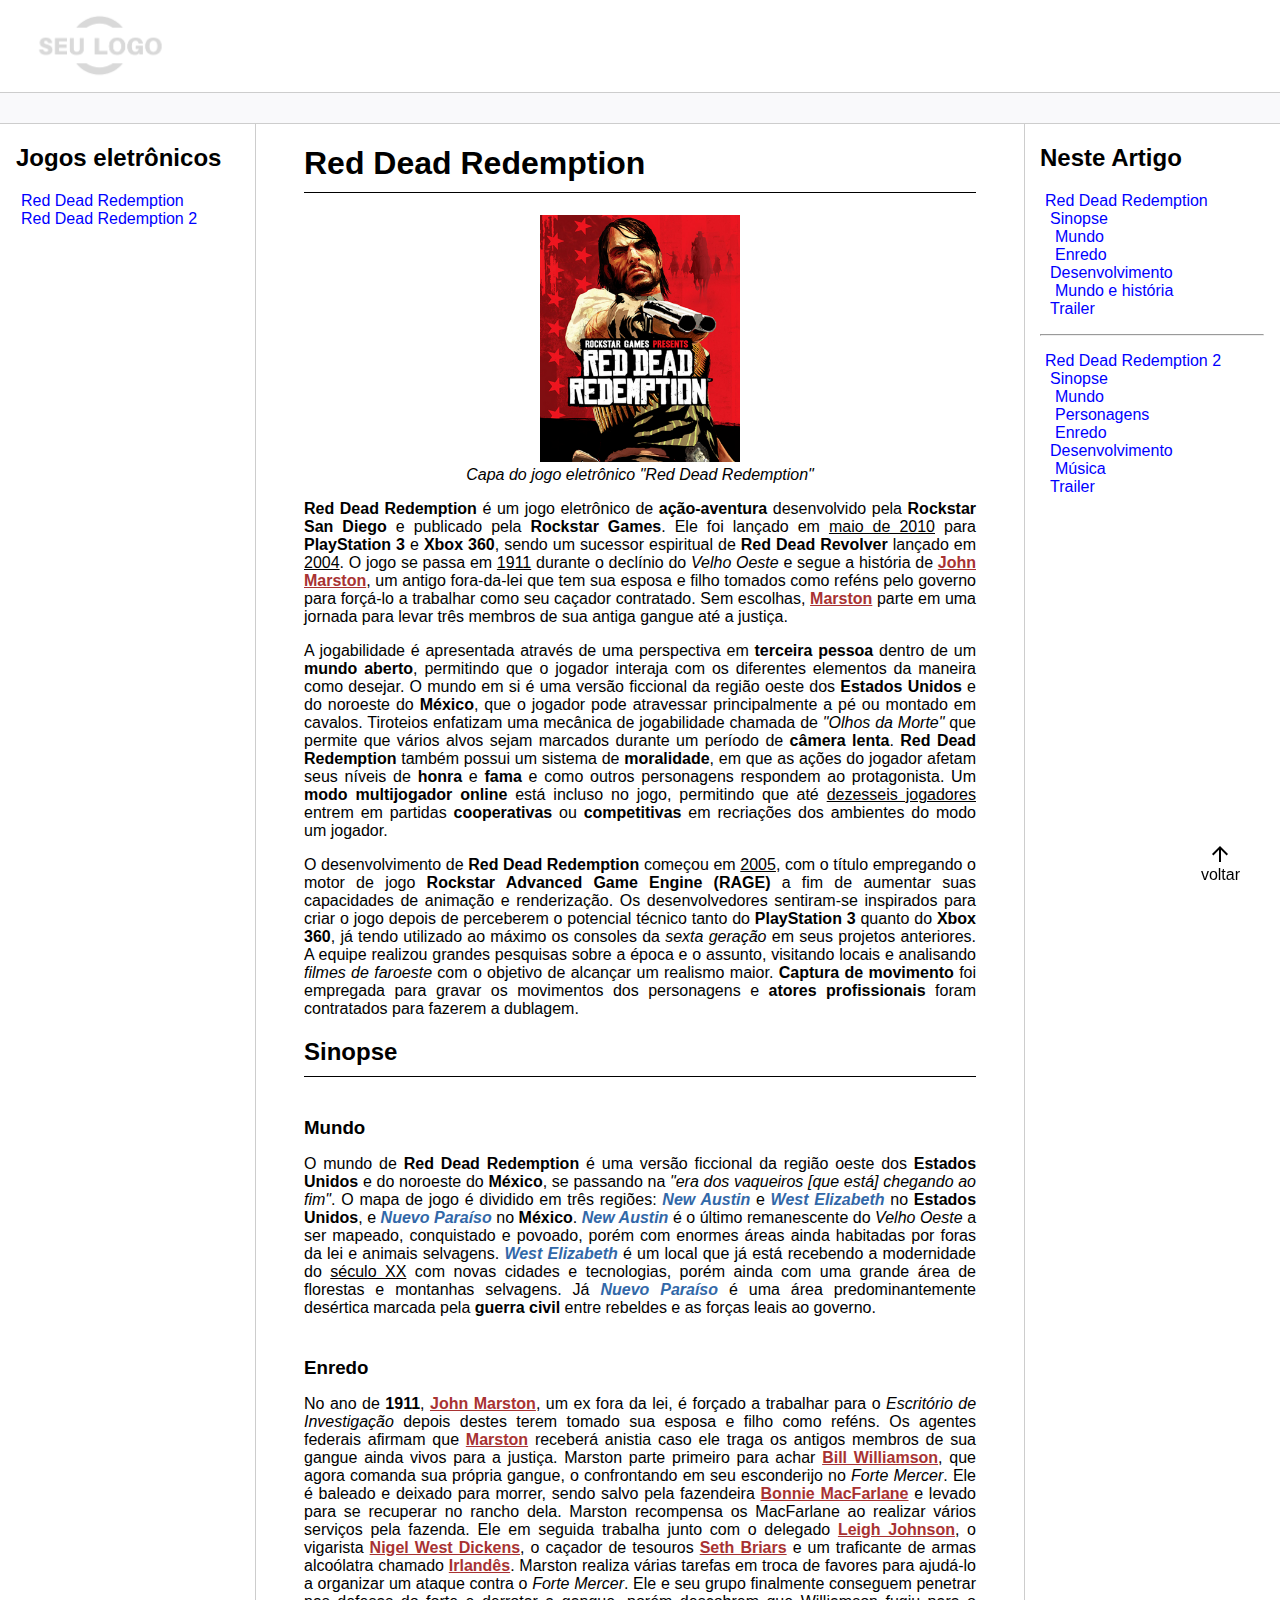
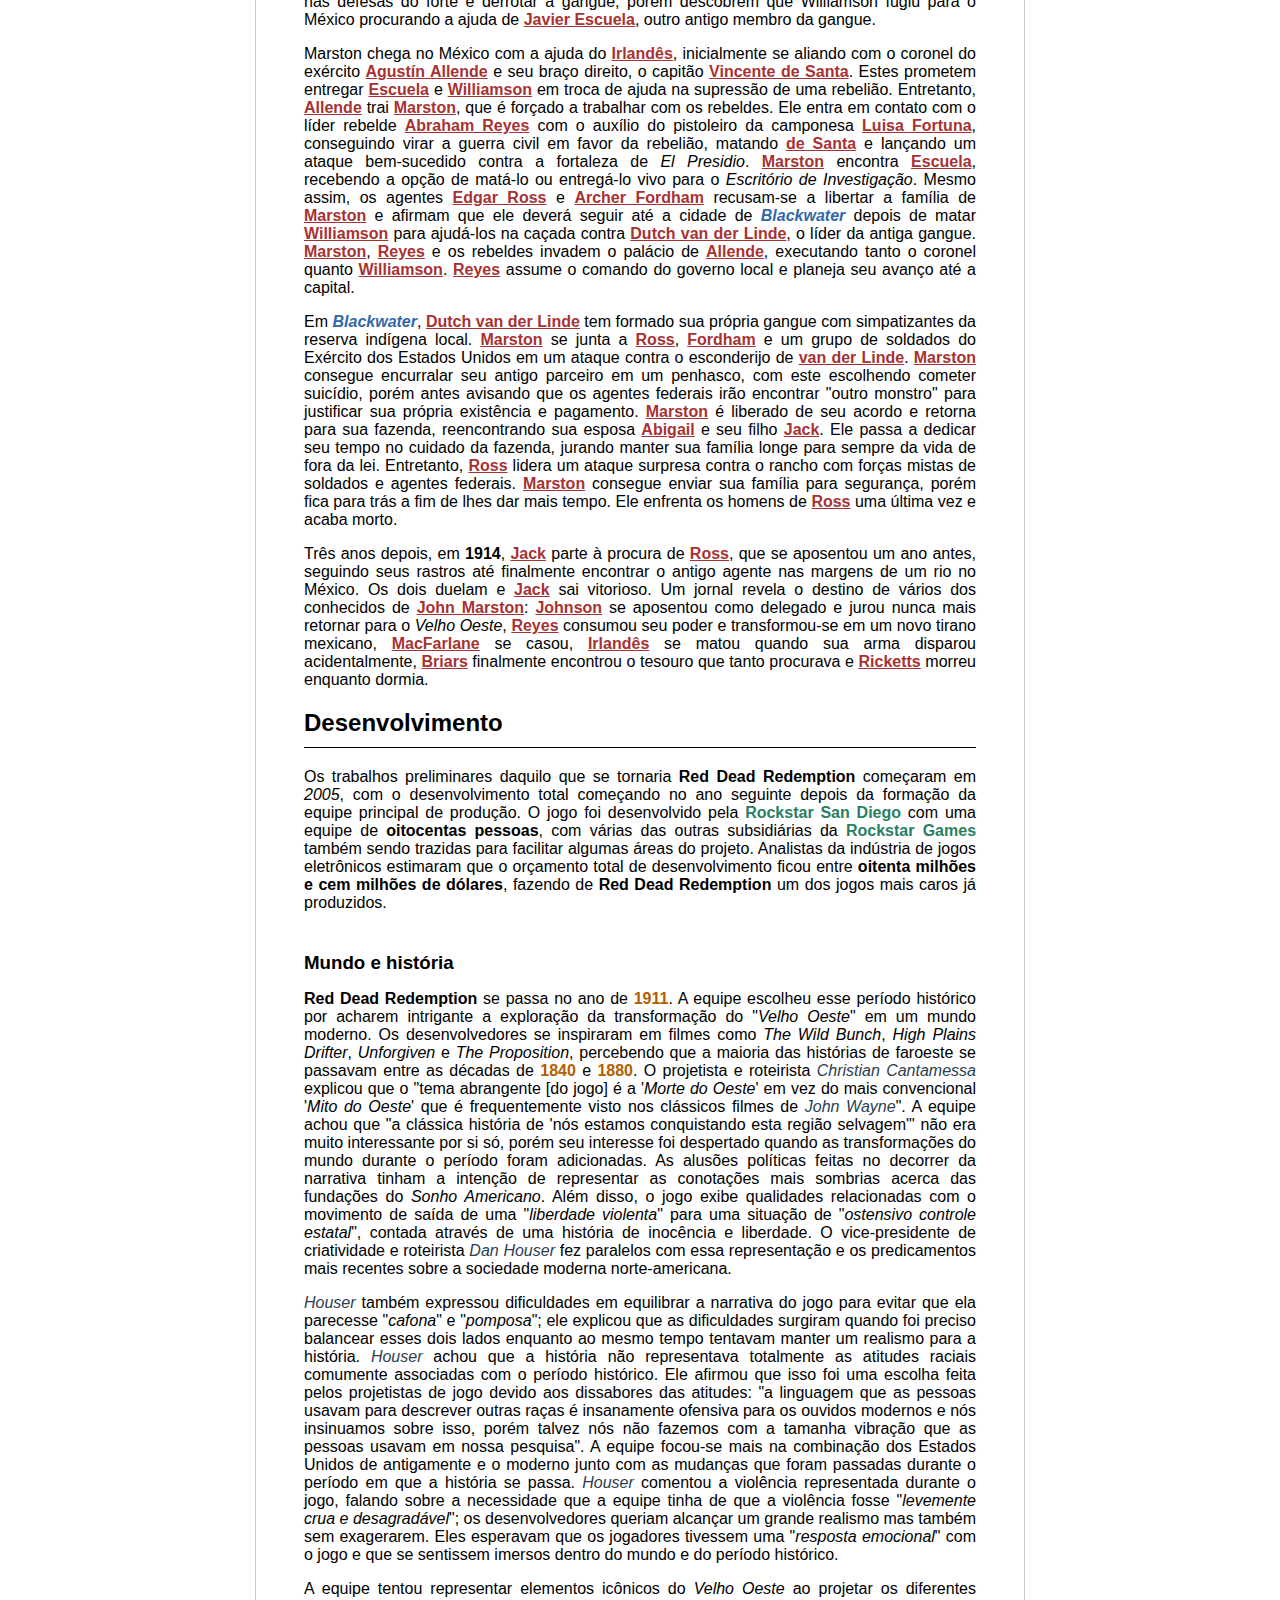
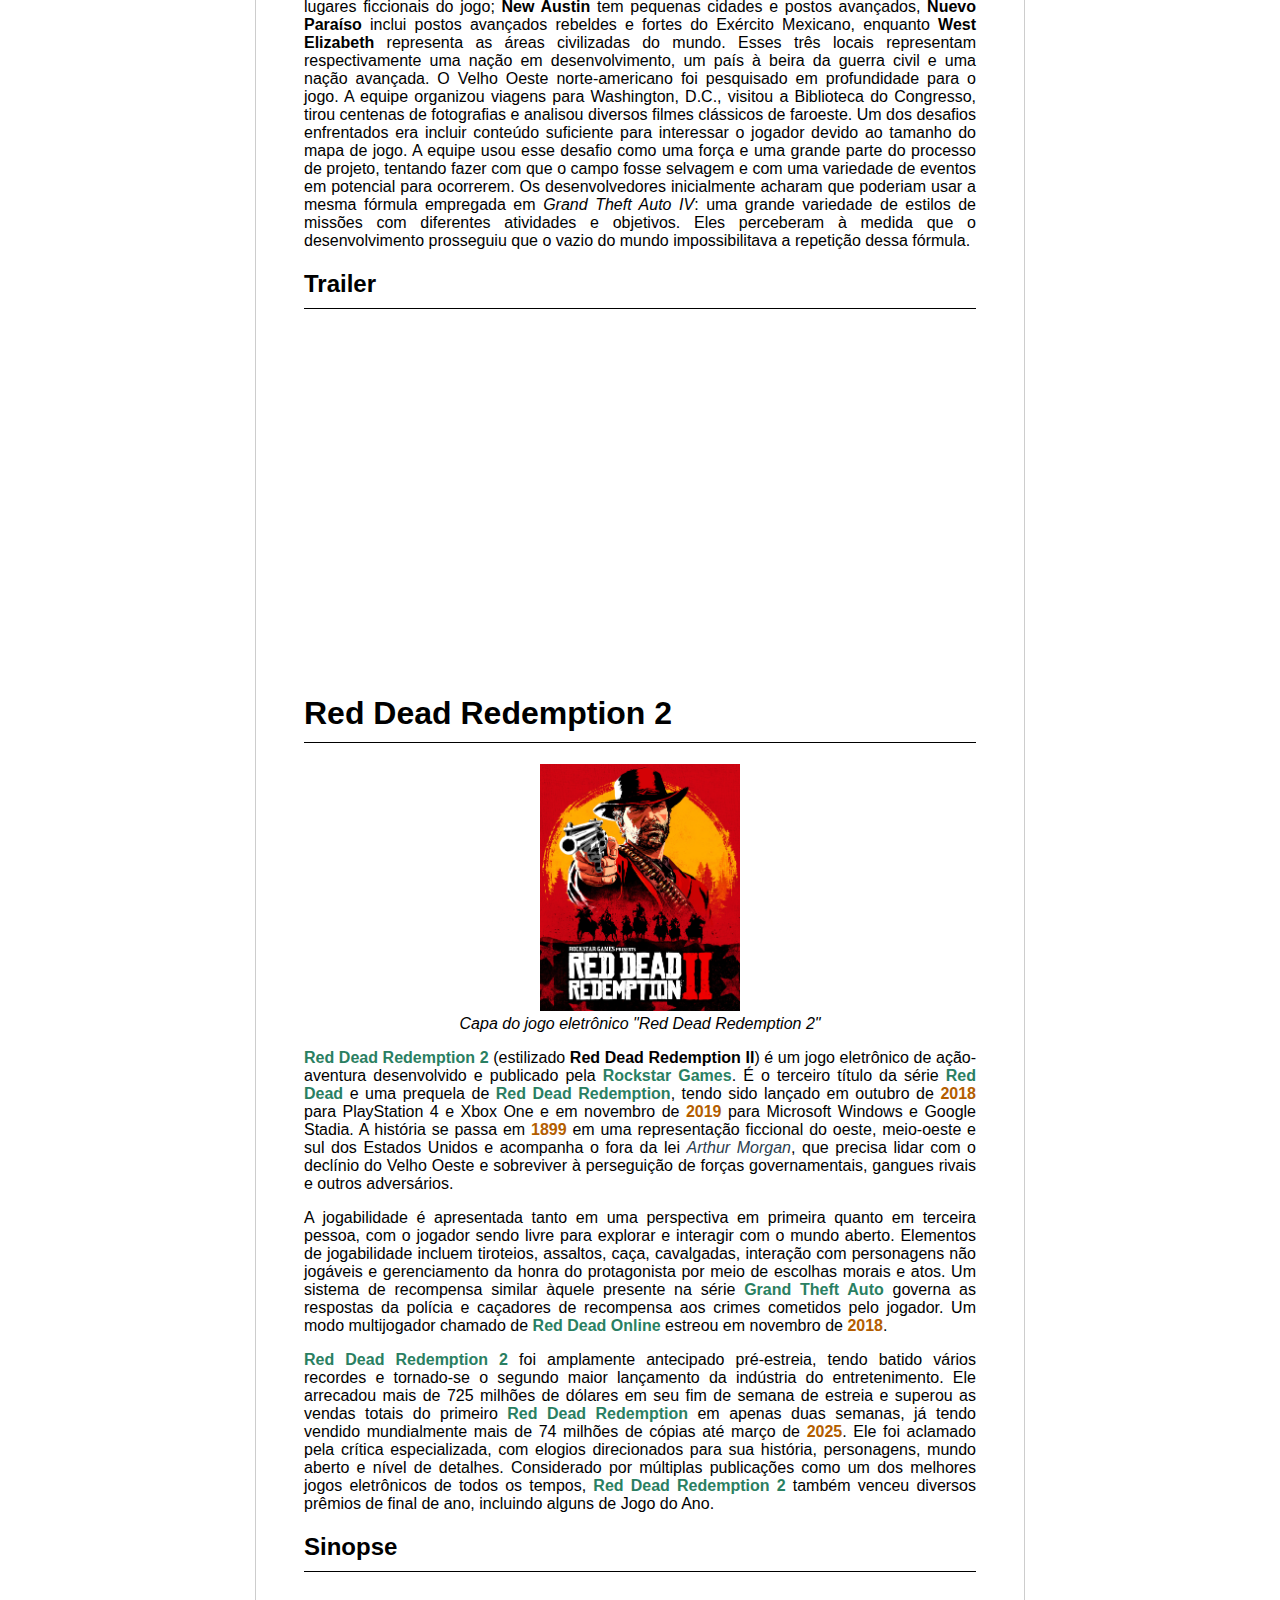
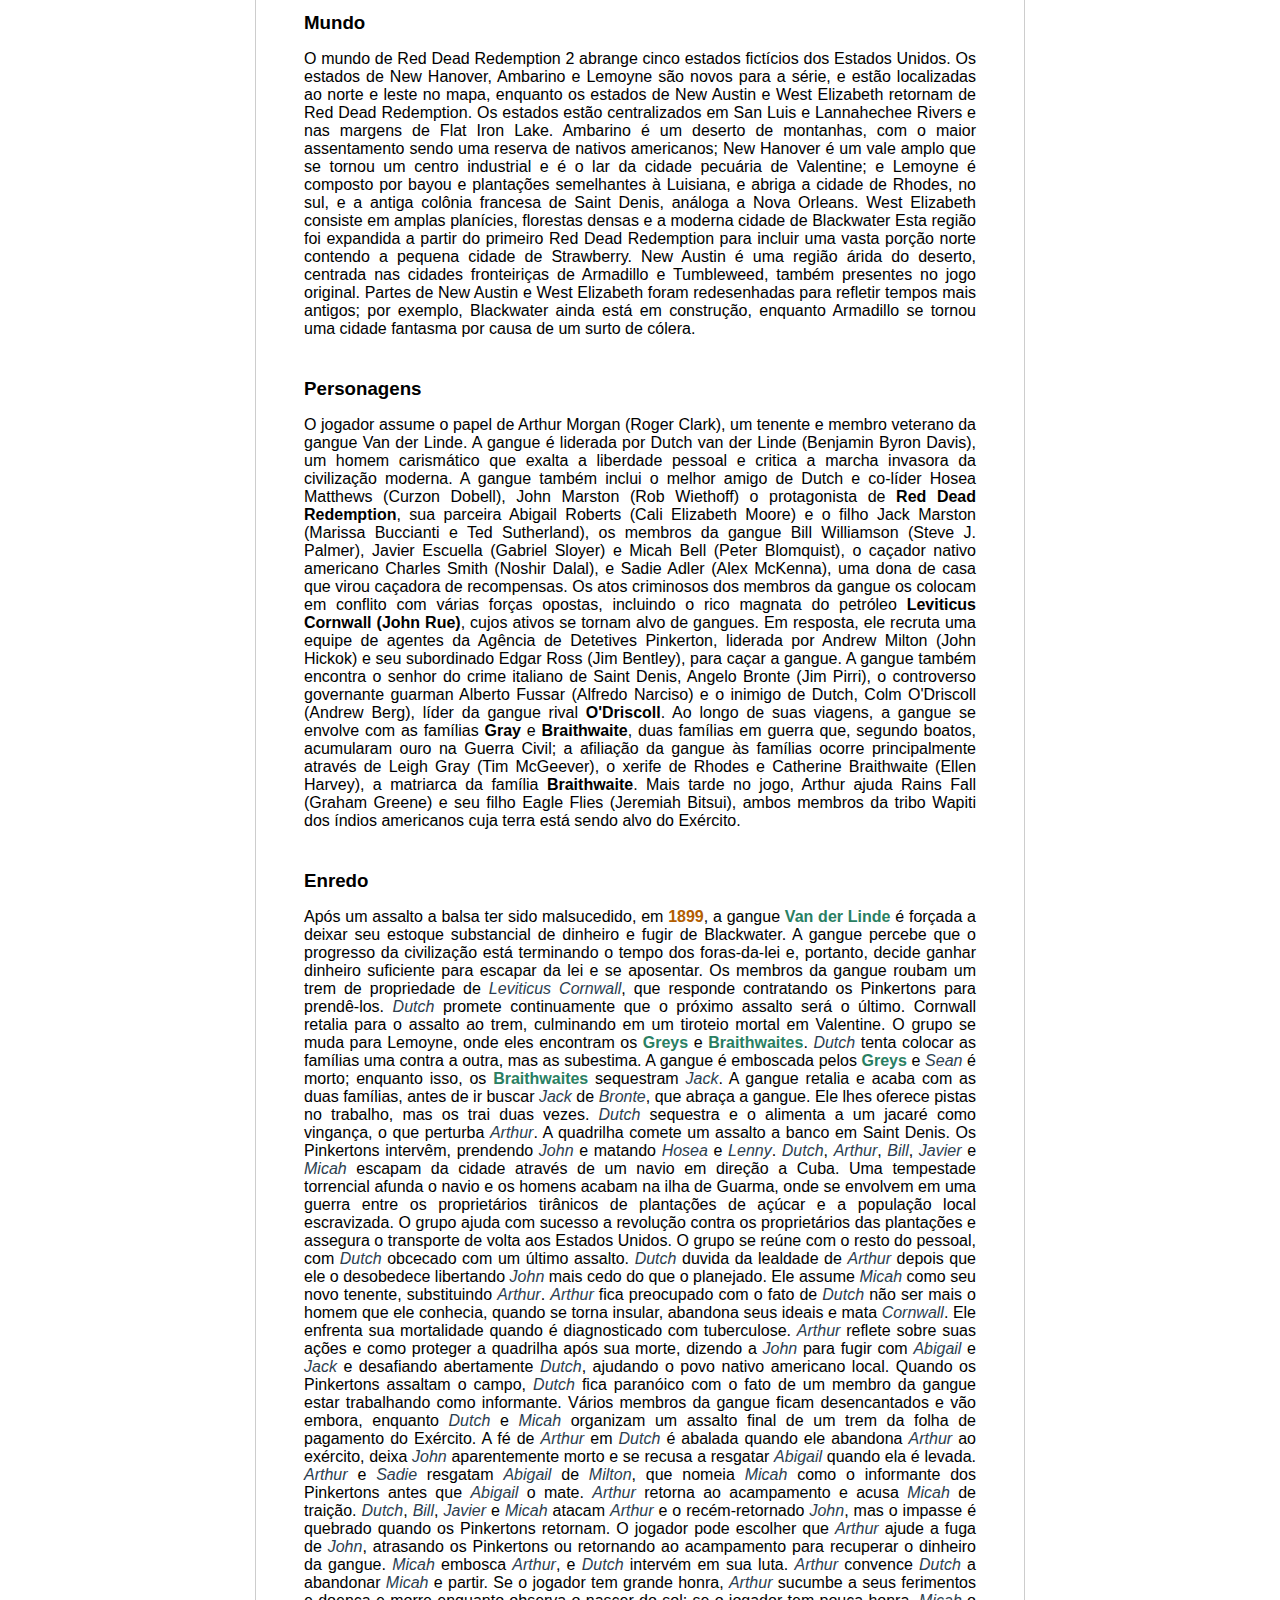
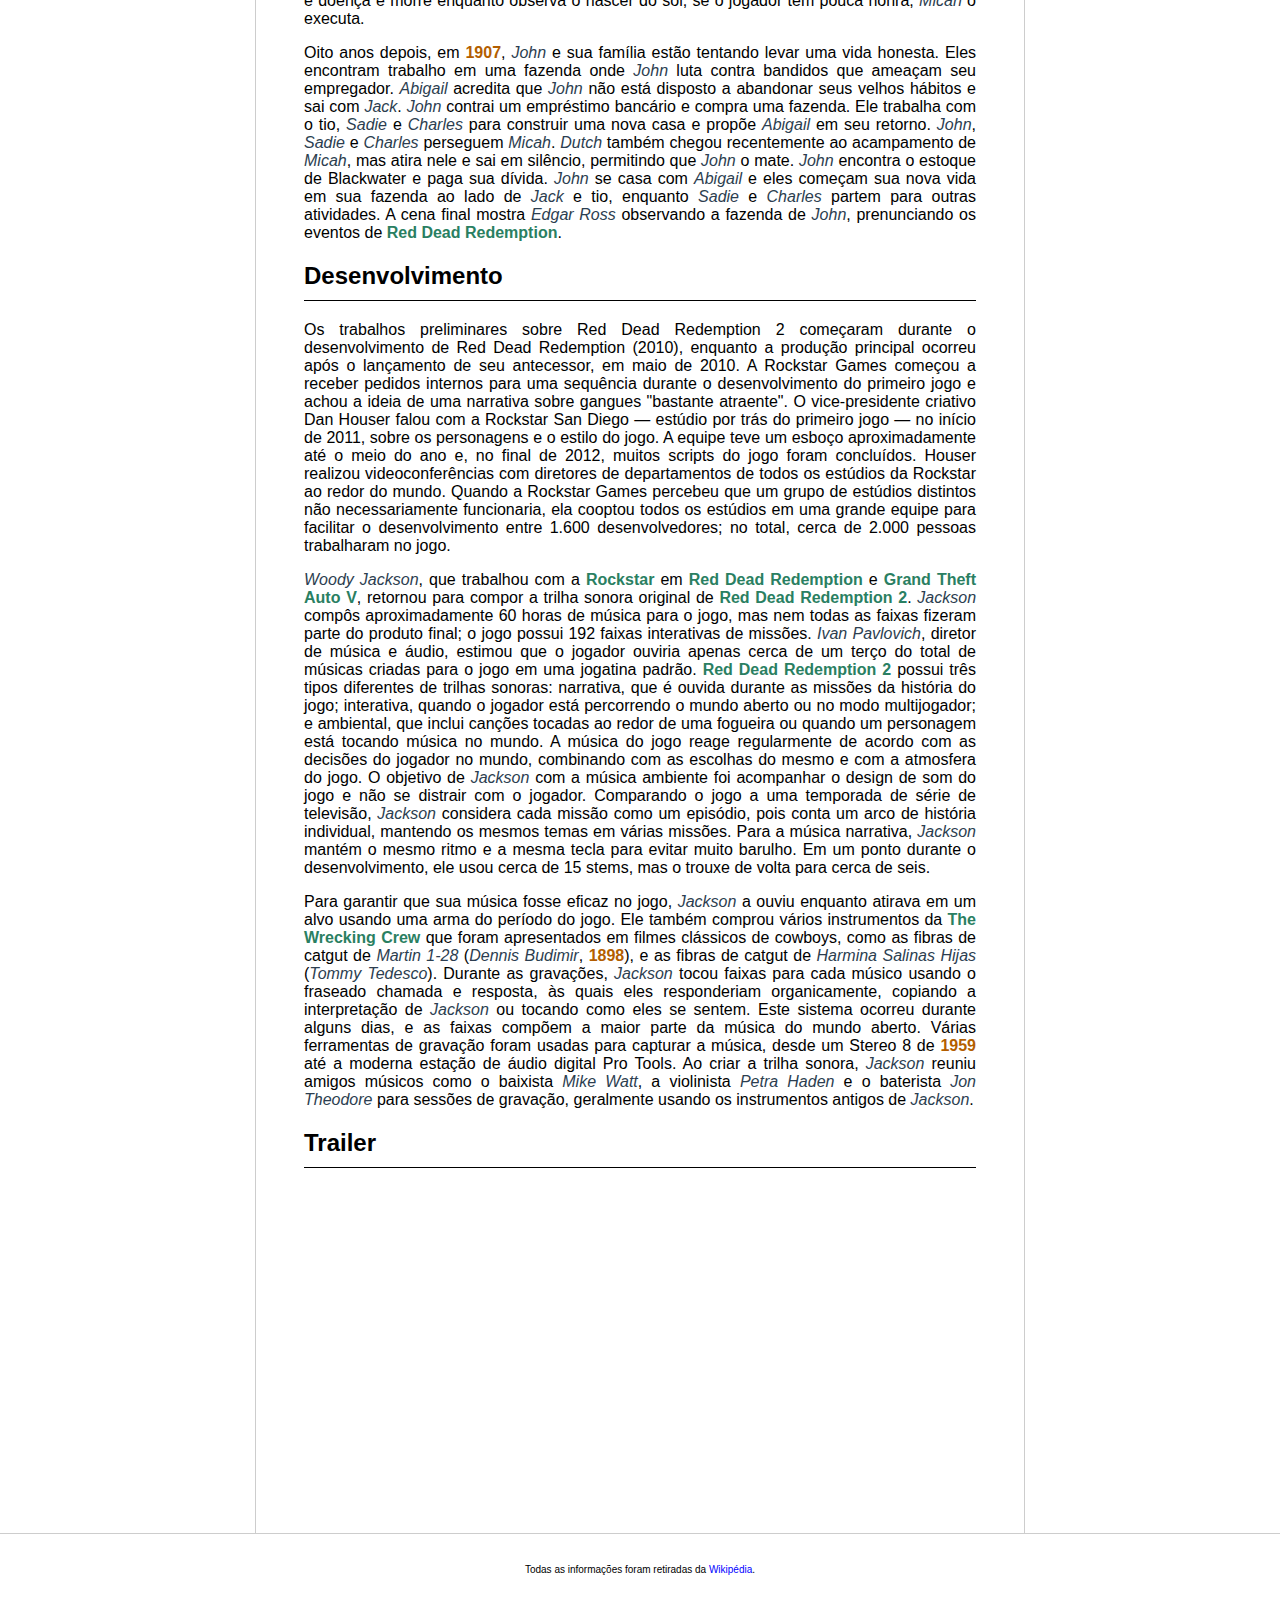
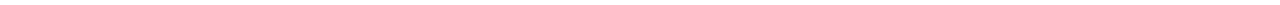
<file: desafio-wiki/desafio-wiki.html>
<!DOCTYPE html>
<html lang="pt-br">
  <head>
    <meta charset="UTF-8" />
    <meta http-equiv="X-UA-Compatible" content="IE=edge" />
    <meta name="viewport" content="width=device-width, initial-scale=1.0" />
    <title>Página Principal</title>
    <link rel="stylesheet" href="assets/css/style.css" />
  </head>
  <body>
    <header>
      <img src="assets/images/logo.png" width="200" alt="logo da página" />
    </header>

    <div class="bar"></div>

    <div class="content" id="topo">
      <aside class="sidebar">
        <nav>
          <h2>Jogos eletrônicos</h2>
          <ul>
            <li><a href="#red-dead-redemption">Red Dead Redemption</a></li>
            <li><a href="#red-dead-redemption-2">Red Dead Redemption 2</a></li>
          </ul>
        </nav>
      </aside>

      <main class="main">
        <section id="red-dead-redemption">
          <h1>Red Dead Redemption</h1>
          <figure>
            <img
              class="img-game"
              src="./assets/images/Red_Dead_Redemption.png"
              alt="Capa do jogo eletrônico 'Red Dead Redemption'"
            />
            <figcaption>
              <em>Capa do jogo eletrônico "Red Dead Redemption"</em>
            </figcaption>
          </figure>
          <p>
            <strong>Red Dead Redemption</strong> é um jogo eletrônico de
            <strong>ação-aventura</strong> desenvolvido pela
            <strong>Rockstar San Diego</strong> e publicado pela
            <strong>Rockstar Games</strong>. Ele foi lançado em
            <u>maio de 2010</u> para <strong>PlayStation 3</strong> e
            <strong>Xbox 360</strong>, sendo um sucessor espiritual de
            <strong>Red Dead Revolver</strong> lançado em <u>2004</u>. O jogo se
            passa em <u>1911</u> durante o declínio do <em>Velho Oeste</em> e
            segue a história de <span class="personagem">John Marston</span>, um
            antigo fora-da-lei que tem sua esposa e filho tomados como reféns
            pelo governo para forçá-lo a trabalhar como seu caçador contratado.
            Sem escolhas, <span class="personagem">Marston</span> parte em uma
            jornada para levar três membros de sua antiga gangue até a justiça.
          </p>

          <p>
            A jogabilidade é apresentada através de uma perspectiva em
            <strong>terceira pessoa</strong> dentro de um
            <strong>mundo aberto</strong>, permitindo que o jogador interaja com
            os diferentes elementos da maneira como desejar. O mundo em si é uma
            versão ficcional da região oeste dos
            <strong>Estados Unidos</strong> e do noroeste do
            <strong>México</strong>, que o jogador pode atravessar
            principalmente a pé ou montado em cavalos. Tiroteios enfatizam uma
            mecânica de jogabilidade chamada de <em>"Olhos da Morte"</em> que
            permite que vários alvos sejam marcados durante um período de
            <strong>câmera lenta</strong>.
            <strong>Red Dead Redemption</strong> também possui um sistema de
            <strong>moralidade</strong>, em que as ações do jogador afetam seus
            níveis de <strong>honra</strong> e <strong>fama</strong> e como
            outros personagens respondem ao protagonista. Um
            <strong>modo multijogador online</strong> está incluso no jogo,
            permitindo que até <u>dezesseis jogadores</u> entrem em partidas
            <strong>cooperativas</strong> ou <strong>competitivas</strong> em
            recriações dos ambientes do modo um jogador.
          </p>

          <p>
            O desenvolvimento de <strong>Red Dead Redemption</strong> começou em
            <u>2005</u>, com o título empregando o motor de jogo
            <strong>Rockstar Advanced Game Engine (RAGE)</strong> a fim de
            aumentar suas capacidades de animação e renderização. Os
            desenvolvedores sentiram-se inspirados para criar o jogo depois de
            perceberem o potencial técnico tanto do
            <strong>PlayStation 3</strong> quanto do <strong>Xbox 360</strong>,
            já tendo utilizado ao máximo os consoles da
            <em>sexta geração</em> em seus projetos anteriores. A equipe
            realizou grandes pesquisas sobre a época e o assunto, visitando
            locais e analisando <em>filmes de faroeste</em> com o objetivo de
            alcançar um realismo maior.
            <strong>Captura de movimento</strong> foi empregada para gravar os
            movimentos dos personagens e
            <strong>atores profissionais</strong> foram contratados para fazerem
            a dublagem.
          </p>

          <section id="sinopse-r1">
            <h2>Sinopse</h2>

            <section id="mundo-r1">
              <h3>Mundo</h3>
              <p>
                O mundo de <strong>Red Dead Redemption</strong> é uma versão
                ficcional da região oeste dos <strong>Estados Unidos</strong> e
                do noroeste do <strong>México</strong>, se passando na
                <em>"era dos vaqueiros [que está] chegando ao fim"</em>. O mapa
                de jogo é dividido em três regiões:
                <span class="local">New Austin</span> e
                <span class="local">West Elizabeth</span> no
                <strong>Estados Unidos</strong>, e
                <span class="local">Nuevo Paraíso</span> no
                <strong>México</strong>. <span class="local">New Austin</span> é
                o último remanescente do <em>Velho Oeste</em> a ser mapeado,
                conquistado e povoado, porém com enormes áreas ainda habitadas
                por foras da lei e animais selvagens.
                <span class="local">West Elizabeth</span> é um local que já está
                recebendo a modernidade do <u>século XX</u> com novas cidades e
                tecnologias, porém ainda com uma grande área de florestas e
                montanhas selvagens. Já
                <span class="local">Nuevo Paraíso</span> é uma área
                predominantemente desértica marcada pela
                <strong>guerra civil</strong> entre rebeldes e as forças leais
                ao governo.
              </p>
            </section>
            <section id="enredo-r1">
              <h3>Enredo</h3>
              <p>
                No ano de <strong>1911</strong>,
                <span class="personagem">John Marston</span>, um ex fora da lei,
                é forçado a trabalhar para o
                <em>Escritório de Investigação</em> depois destes terem tomado
                sua esposa e filho como reféns. Os agentes federais afirmam que
                <span class="personagem">Marston</span> receberá anistia caso
                ele traga os antigos membros de sua gangue ainda vivos para a
                justiça. Marston parte primeiro para achar
                <span class="personagem">Bill Williamson</span>, que agora
                comanda sua própria gangue, o confrontando em seu esconderijo no
                <em>Forte Mercer</em>. Ele é baleado e deixado para morrer,
                sendo salvo pela fazendeira
                <span class="personagem">Bonnie MacFarlane</span> e levado para
                se recuperar no rancho dela. Marston recompensa os MacFarlane ao
                realizar vários serviços pela fazenda. Ele em seguida trabalha
                junto com o delegado
                <span class="personagem">Leigh Johnson</span>, o vigarista
                <span class="personagem">Nigel West Dickens</span>, o caçador de
                tesouros <span class="personagem">Seth Briars</span> e um
                traficante de armas alcoólatra chamado
                <span class="personagem">Irlandês</span>. Marston realiza várias
                tarefas em troca de favores para ajudá-lo a organizar um ataque
                contra o <em>Forte Mercer</em>. Ele e seu grupo finalmente
                conseguem penetrar nas defesas do forte e derrotar a gangue,
                porém descobrem que Williamson fugiu para o México procurando a
                ajuda de <span class="personagem">Javier Escuela</span>, outro
                antigo membro da gangue.
              </p>

              <p>
                Marston chega no México com a ajuda do
                <span class="personagem">Irlandês</span>, inicialmente se
                aliando com o coronel do exército
                <span class="personagem">Agustín Allende</span> e seu braço
                direito, o capitão
                <span class="personagem">Vincente de Santa</span>. Estes
                prometem entregar <span class="personagem">Escuela</span> e
                <span class="personagem">Williamson</span> em troca de ajuda na
                supressão de uma rebelião. Entretanto,
                <span class="personagem">Allende</span> trai
                <span class="personagem">Marston</span>, que é forçado a
                trabalhar com os rebeldes. Ele entra em contato com o líder
                rebelde <span class="personagem">Abraham Reyes</span> com o
                auxílio do pistoleiro da camponesa
                <span class="personagem">Luisa Fortuna</span>, conseguindo virar
                a guerra civil em favor da rebelião, matando
                <span class="personagem">de Santa</span> e lançando um ataque
                bem-sucedido contra a fortaleza de <em>El Presidio</em>.
                <span class="personagem">Marston</span> encontra
                <span class="personagem">Escuela</span>, recebendo a opção de
                matá-lo ou entregá-lo vivo para o
                <em>Escritório de Investigação</em>. Mesmo assim, os agentes
                <span class="personagem">Edgar Ross</span> e
                <span class="personagem">Archer Fordham</span> recusam-se a
                libertar a família de <span class="personagem">Marston</span> e
                afirmam que ele deverá seguir até a cidade de
                <span class="local">Blackwater</span> depois de matar
                <span class="personagem">Williamson</span> para ajudá-los na
                caçada contra
                <span class="personagem">Dutch van der Linde</span>, o líder da
                antiga gangue. <span class="personagem">Marston</span>,
                <span class="personagem">Reyes</span> e os rebeldes invadem o
                palácio de <span class="personagem">Allende</span>, executando
                tanto o coronel quanto
                <span class="personagem">Williamson</span>.
                <span class="personagem">Reyes</span> assume o comando do
                governo local e planeja seu avanço até a capital.
              </p>

              <p>
                Em <span class="local">Blackwater</span>,
                <span class="personagem">Dutch van der Linde</span> tem formado
                sua própria gangue com simpatizantes da reserva indígena local.
                <span class="personagem">Marston</span> se junta a
                <span class="personagem">Ross</span>,
                <span class="personagem">Fordham</span> e um grupo de soldados
                do Exército dos Estados Unidos em um ataque contra o esconderijo
                de <span class="personagem">van der Linde</span>.
                <span class="personagem">Marston</span> consegue encurralar seu
                antigo parceiro em um penhasco, com este escolhendo cometer
                suicídio, porém antes avisando que os agentes federais irão
                encontrar "outro monstro" para justificar sua própria existência
                e pagamento. <span class="personagem">Marston</span> é liberado
                de seu acordo e retorna para sua fazenda, reencontrando sua
                esposa <span class="personagem">Abigail</span> e seu filho
                <span class="personagem">Jack</span>. Ele passa a dedicar seu
                tempo no cuidado da fazenda, jurando manter sua família longe
                para sempre da vida de fora da lei. Entretanto,
                <span class="personagem">Ross</span> lidera um ataque surpresa
                contra o rancho com forças mistas de soldados e agentes
                federais. <span class="personagem">Marston</span> consegue
                enviar sua família para segurança, porém fica para trás a fim de
                lhes dar mais tempo. Ele enfrenta os homens de
                <span class="personagem">Ross</span> uma última vez e acaba
                morto.
              </p>

              <p>
                Três anos depois, em <strong>1914</strong>,
                <span class="personagem">Jack</span> parte à procura de
                <span class="personagem">Ross</span>, que se aposentou um ano
                antes, seguindo seus rastros até finalmente encontrar o antigo
                agente nas margens de um rio no México. Os dois duelam e
                <span class="personagem">Jack</span> sai vitorioso. Um jornal
                revela o destino de vários dos conhecidos de
                <span class="personagem">John Marston</span>:
                <span class="personagem">Johnson</span> se aposentou como
                delegado e jurou nunca mais retornar para o
                <em>Velho Oeste</em>,
                <span class="personagem">Reyes</span> consumou seu poder e
                transformou-se em um novo tirano mexicano,
                <span class="personagem">MacFarlane</span> se casou,
                <span class="personagem">Irlandês</span> se matou quando sua
                arma disparou acidentalmente,
                <span class="personagem">Briars</span> finalmente encontrou o
                tesouro que tanto procurava e
                <span class="personagem">Ricketts</span> morreu enquanto dormia.
              </p>
            </section>
          </section>
          <section id="desenvolvimento-r1">
            <h2>Desenvolvimento</h2>
            <p>
              Os trabalhos preliminares daquilo que se tornaria
              <strong>Red Dead Redemption</strong> começaram em <em>2005</em>,
              com o desenvolvimento total começando no ano seguinte depois da
              formação da equipe principal de produção. O jogo foi desenvolvido
              pela <span class="empresa">Rockstar San Diego</span> com uma
              equipe de <strong>oitocentas pessoas</strong>, com várias das
              outras subsidiárias da
              <span class="empresa">Rockstar Games</span> também sendo trazidas
              para facilitar algumas áreas do projeto. Analistas da indústria de
              jogos eletrônicos estimaram que o orçamento total de
              desenvolvimento ficou entre
              <strong>oitenta milhões e cem milhões de dólares</strong>, fazendo
              de <strong>Red Dead Redemption</strong> um dos jogos mais caros já
              produzidos.
            </p>
            <section id="mundo-historia-r1">
              <h3>Mundo e história</h3>
              <p>
                <strong>Red Dead Redemption</strong> se passa no ano de
                <span class="ano">1911</span>. A equipe escolheu esse período
                histórico por acharem intrigante a exploração da transformação
                do "<em>Velho Oeste</em>" em um mundo moderno. Os
                desenvolvedores se inspiraram em filmes como
                <em>The Wild Bunch</em>, <em>High Plains Drifter</em>,
                <em>Unforgiven</em> e <em>The Proposition</em>, percebendo que a
                maioria das histórias de faroeste se passavam entre as décadas
                de <span class="ano">1840</span> e
                <span class="ano">1880</span>. O projetista e roteirista
                <span class="pessoa">Christian Cantamessa</span> explicou que o
                "tema abrangente [do jogo] é a '<em>Morte do Oeste</em>' em vez
                do mais convencional '<em>Mito do Oeste</em>' que é
                frequentemente visto nos clássicos filmes de
                <span class="pessoa">John Wayne</span>". A equipe achou que "a
                clássica história de 'nós estamos conquistando esta região
                selvagem'" não era muito interessante por si só, porém seu
                interesse foi despertado quando as transformações do mundo
                durante o período foram adicionadas. As alusões políticas feitas
                no decorrer da narrativa tinham a intenção de representar as
                conotações mais sombrias acerca das fundações do
                <em>Sonho Americano</em>. Além disso, o jogo exibe qualidades
                relacionadas com o movimento de saída de uma "<em
                  >liberdade violenta</em
                >" para uma situação de "<em>ostensivo controle estatal</em>",
                contada através de uma história de inocência e liberdade. O
                vice-presidente de criatividade e roteirista
                <span class="pessoa">Dan Houser</span> fez paralelos com essa
                representação e os predicamentos mais recentes sobre a sociedade
                moderna norte-americana.
              </p>
              <p>
                <span class="pessoa">Houser</span> também expressou dificuldades
                em equilibrar a narrativa do jogo para evitar que ela parecesse
                "<em>cafona</em>" e "<em>pomposa</em>"; ele explicou que as
                dificuldades surgiram quando foi preciso balancear esses dois
                lados enquanto ao mesmo tempo tentavam manter um realismo para a
                história. <span class="pessoa">Houser</span> achou que a
                história não representava totalmente as atitudes raciais
                comumente associadas com o período histórico. Ele afirmou que
                isso foi uma escolha feita pelos projetistas de jogo devido aos
                dissabores das atitudes: "a linguagem que as pessoas usavam para
                descrever outras raças é insanamente ofensiva para os ouvidos
                modernos e nós insinuamos sobre isso, porém talvez nós não
                fazemos com a tamanha vibração que as pessoas usavam em nossa
                pesquisa". A equipe focou-se mais na combinação dos Estados
                Unidos de antigamente e o moderno junto com as mudanças que
                foram passadas durante o período em que a história se passa.
                <span class="pessoa">Houser</span> comentou a violência
                representada durante o jogo, falando sobre a necessidade que a
                equipe tinha de que a violência fosse "<em
                  >levemente crua e desagradável</em
                >"; os desenvolvedores queriam alcançar um grande realismo mas
                também sem exagerarem. Eles esperavam que os jogadores tivessem
                uma "<em>resposta emocional</em>" com o jogo e que se sentissem
                imersos dentro do mundo e do período histórico.
              </p>
              <p>
                A equipe tentou representar elementos icônicos do
                <em>Velho Oeste</em> ao projetar os diferentes lugares
                ficcionais do jogo; <strong>New Austin</strong> tem pequenas
                cidades e postos avançados,
                <strong>Nuevo Paraíso</strong> inclui postos avançados rebeldes
                e fortes do Exército Mexicano, enquanto
                <strong>West Elizabeth</strong> representa as áreas civilizadas
                do mundo. Esses três locais representam respectivamente uma
                nação em desenvolvimento, um país à beira da guerra civil e uma
                nação avançada. O Velho Oeste norte-americano foi pesquisado em
                profundidade para o jogo. A equipe organizou viagens para
                Washington, D.C., visitou a Biblioteca do Congresso, tirou
                centenas de fotografias e analisou diversos filmes clássicos de
                faroeste. Um dos desafios enfrentados era incluir conteúdo
                suficiente para interessar o jogador devido ao tamanho do mapa
                de jogo. A equipe usou esse desafio como uma força e uma grande
                parte do processo de projeto, tentando fazer com que o campo
                fosse selvagem e com uma variedade de eventos em potencial para
                ocorrerem. Os desenvolvedores inicialmente acharam que poderiam
                usar a mesma fórmula empregada em <em>Grand Theft Auto IV</em>:
                uma grande variedade de estilos de missões com diferentes
                atividades e objetivos. Eles perceberam à medida que o
                desenvolvimento prosseguiu que o vazio do mundo impossibilitava
                a repetição dessa fórmula.
              </p>
            </section>
          </section>
          <section id="video-r1">
            <h2>Trailer</h2>
            <div class="trailer">
              <iframe
                width="560"
                height="315"
                src="https://www.youtube.com/embed/-o7rES_3ymA?si=H9xWBtB6q_e5vvop"
                title="YouTube video player"
                frameborder="0"
                allow="accelerometer; autoplay; clipboard-write; encrypted-media; gyroscope; picture-in-picture; web-share"
                referrerpolicy="strict-origin-when-cross-origin"
                allowfullscreen
              ></iframe>
            </div>
          </section>
        </section>

        <section id="red-dead-redemption-2">
          <h1>Red Dead Redemption 2</h1>
          <figure>
            <img
              class="img-game"
              src="./assets/images/Red_Dead_Redemption_2.png"
              alt="Capa do jogo eletrônico 'Red Dead Redemption 2'"
            />
            <figcaption>
              <em>Capa do jogo eletrônico "Red Dead Redemption 2"</em>
            </figcaption>
          </figure>
          <p>
            <strong><span class="empresa">Red Dead Redemption 2</span></strong>
            (estilizado <strong>Red Dead Redemption II</strong>) é um jogo
            eletrônico de ação-aventura desenvolvido e publicado pela
            <span class="empresa">Rockstar Games</span>. É o terceiro título da
            série <span class="empresa">Red Dead</span> e uma prequela de
            <span class="empresa">Red Dead Redemption</span>, tendo sido lançado
            em outubro de <span class="ano">2018</span> para PlayStation 4 e
            Xbox One e em novembro de <span class="ano">2019</span> para
            Microsoft Windows e Google Stadia. A história se passa em
            <span class="ano">1899</span> em uma representação ficcional do
            oeste, meio-oeste e sul dos Estados Unidos e acompanha o fora da lei
            <span class="pessoa">Arthur Morgan</span>, que precisa lidar com o
            declínio do Velho Oeste e sobreviver à perseguição de forças
            governamentais, gangues rivais e outros adversários.
          </p>
          <p>
            A jogabilidade é apresentada tanto em uma perspectiva em primeira
            quanto em terceira pessoa, com o jogador sendo livre para explorar e
            interagir com o mundo aberto. Elementos de jogabilidade incluem
            tiroteios, assaltos, caça, cavalgadas, interação com personagens não
            jogáveis e gerenciamento da honra do protagonista por meio de
            escolhas morais e atos. Um sistema de recompensa similar àquele
            presente na série
            <span class="empresa">Grand Theft Auto</span> governa as respostas
            da polícia e caçadores de recompensa aos crimes cometidos pelo
            jogador. Um modo multijogador chamado de
            <span class="empresa">Red Dead Online</span> estreou em novembro de
            <span class="ano">2018</span>.
          </p>
          <p>
            <span class="empresa">Red Dead Redemption 2</span> foi amplamente
            antecipado pré-estreia, tendo batido vários recordes e tornado-se o
            segundo maior lançamento da indústria do entretenimento. Ele
            arrecadou mais de 725 milhões de dólares em seu fim de semana de
            estreia e superou as vendas totais do primeiro
            <span class="empresa">Red Dead Redemption</span> em apenas duas
            semanas, já tendo vendido mundialmente mais de 74 milhões de cópias
            até março de <span class="ano">2025</span>. Ele foi aclamado pela
            crítica especializada, com elogios direcionados para sua história,
            personagens, mundo aberto e nível de detalhes. Considerado por
            múltiplas publicações como um dos melhores jogos eletrônicos de
            todos os tempos,
            <span class="empresa">Red Dead Redemption 2</span> também venceu
            diversos prêmios de final de ano, incluindo alguns de Jogo do Ano.
          </p>
          <section id="sinopse-r2">
            <h2>Sinopse</h2>
            <section id="mundo-r2">
              <h3>Mundo</h3>
              <p>
                O mundo de Red Dead Redemption 2 abrange cinco estados fictícios
                dos Estados Unidos. Os estados de New Hanover, Ambarino e
                Lemoyne são novos para a série, e estão localizadas ao norte e
                leste no mapa, enquanto os estados de New Austin e West
                Elizabeth retornam de Red Dead Redemption. Os estados estão
                centralizados em San Luis e Lannahechee Rivers e nas margens de
                Flat Iron Lake. Ambarino é um deserto de montanhas, com o maior
                assentamento sendo uma reserva de nativos americanos; New
                Hanover é um vale amplo que se tornou um centro industrial e é o
                lar da cidade pecuária de Valentine; e Lemoyne é composto por
                bayou e plantações semelhantes à Luisiana, e abriga a cidade de
                Rhodes, no sul, e a antiga colônia francesa de Saint Denis,
                análoga a Nova Orleans. West Elizabeth consiste em amplas
                planícies, florestas densas e a moderna cidade de Blackwater
                Esta região foi expandida a partir do primeiro Red Dead
                Redemption para incluir uma vasta porção norte contendo a
                pequena cidade de Strawberry. New Austin é uma região árida do
                deserto, centrada nas cidades fronteiriças de Armadillo e
                Tumbleweed, também presentes no jogo original. Partes de New
                Austin e West Elizabeth foram redesenhadas para refletir tempos
                mais antigos; por exemplo, Blackwater ainda está em construção,
                enquanto Armadillo se tornou uma cidade fantasma por causa de um
                surto de cólera.
              </p>
            </section>
            <section id="personagens-r2">
              <h3>Personagens</h3>
              <p>
                O jogador assume o papel de
                <span class="personagens">Arthur Morgan (Roger Clark)</span>, um
                tenente e membro veterano da gangue Van der Linde. A gangue é
                liderada por
                <span class="personagens"
                  >Dutch van der Linde (Benjamin Byron Davis)</span
                >, um homem carismático que exalta a liberdade pessoal e critica
                a marcha invasora da civilização moderna. A gangue também inclui
                o melhor amigo de Dutch e co-líder
                <span class="personagens">Hosea Matthews (Curzon Dobell)</span>,
                <span class="personagens">John Marston (Rob Wiethoff)</span> o
                protagonista de <strong>Red Dead Redemption</strong>, sua
                parceira
                <span class="personagens"
                  >Abigail Roberts (Cali Elizabeth Moore)</span
                >
                e o filho
                <span class="personagens"
                  >Jack Marston (Marissa Buccianti e Ted Sutherland)</span
                >, os membros da gangue
                <span class="personagens"
                  >Bill Williamson (Steve J. Palmer)</span
                >,
                <span class="personagens"
                  >Javier Escuella (Gabriel Sloyer)</span
                >
                e <span class="personagens">Micah Bell (Peter Blomquist)</span>,
                o caçador nativo americano
                <span class="personagens">Charles Smith (Noshir Dalal)</span>, e
                <span class="personagens">Sadie Adler (Alex McKenna)</span>, uma
                dona de casa que virou caçadora de recompensas. Os atos
                criminosos dos membros da gangue os colocam em conflito com
                várias forças opostas, incluindo o rico magnata do petróleo
                <b>Leviticus Cornwall (John Rue)</b>, cujos ativos se tornam
                alvo de gangues. Em resposta, ele recruta uma equipe de agentes
                da Agência de Detetives Pinkerton, liderada por
                <span class="personagens">Andrew Milton (John Hickok)</span> e
                seu subordinado
                <span class="personagens">Edgar Ross (Jim Bentley)</span>, para
                caçar a gangue. A gangue também encontra o senhor do crime
                italiano de Saint Denis,
                <span class="personagens">Angelo Bronte (Jim Pirri)</span>, o
                controverso governante guarman
                <span class="personagens"
                  >Alberto Fussar (Alfredo Narciso)</span
                >
                e o inimigo de Dutch,
                <span class="personagens">Colm O'Driscoll (Andrew Berg)</span>,
                líder da gangue rival <b>O'Driscoll</b>. Ao longo de suas
                viagens, a gangue se envolve com as famílias <b>Gray</b> e
                <b>Braithwaite</b>, duas famílias em guerra que, segundo boatos,
                acumularam ouro na Guerra Civil; a afiliação da gangue às
                famílias ocorre principalmente através de
                <span class="personagens">Leigh Gray (Tim McGeever)</span>, o
                xerife de Rhodes e
                <span class="personagens"
                  >Catherine Braithwaite (Ellen Harvey)</span
                >, a matriarca da família <b>Braithwaite</b>. Mais tarde no
                jogo, Arthur ajuda
                <span class="personagens">Rains Fall (Graham Greene)</span> e
                seu filho
                <span class="personagens">Eagle Flies (Jeremiah Bitsui)</span>,
                ambos membros da tribo Wapiti dos índios americanos cuja terra
                está sendo alvo do Exército.
              </p>
            </section>
            <section id="enredo-r2">
              <h3>Enredo</h3>
              <p>
                Após um assalto a balsa ter sido malsucedido, em
                <span class="ano">1899</span>, a gangue
                <span class="empresa">Van der Linde</span> é forçada a deixar
                seu estoque substancial de dinheiro e fugir de Blackwater. A
                gangue percebe que o progresso da civilização está terminando o
                tempo dos foras-da-lei e, portanto, decide ganhar dinheiro
                suficiente para escapar da lei e se aposentar. Os membros da
                gangue roubam um trem de propriedade de
                <span class="pessoa">Leviticus Cornwall</span>, que responde
                contratando os Pinkertons para prendê-los.
                <span class="pessoa">Dutch</span> promete continuamente que o
                próximo assalto será o último. Cornwall retalia para o assalto
                ao trem, culminando em um tiroteio mortal em Valentine. O grupo
                se muda para Lemoyne, onde eles encontram os
                <span class="empresa">Greys</span> e
                <span class="empresa">Braithwaites</span>.
                <span class="pessoa">Dutch</span> tenta colocar as famílias uma
                contra a outra, mas as subestima. A gangue é emboscada pelos
                <span class="empresa">Greys</span> e
                <span class="pessoa">Sean</span> é morto; enquanto isso, os
                <span class="empresa">Braithwaites</span> sequestram
                <span class="pessoa">Jack</span>. A gangue retalia e acaba com
                as duas famílias, antes de ir buscar
                <span class="pessoa">Jack</span> de
                <span class="pessoa">Bronte</span>, que abraça a gangue. Ele
                lhes oferece pistas no trabalho, mas os trai duas vezes.
                <span class="pessoa">Dutch</span> sequestra e o alimenta a um
                jacaré como vingança, o que perturba
                <span class="pessoa">Arthur</span>. A quadrilha comete um
                assalto a banco em Saint Denis. Os Pinkertons intervêm,
                prendendo <span class="pessoa">John</span> e matando
                <span class="pessoa">Hosea</span> e
                <span class="pessoa">Lenny</span>.
                <span class="pessoa">Dutch</span>,
                <span class="pessoa">Arthur</span>,
                <span class="pessoa">Bill</span>,
                <span class="pessoa">Javier</span> e
                <span class="pessoa">Micah</span> escapam da cidade através de
                um navio em direção a Cuba. Uma tempestade torrencial afunda o
                navio e os homens acabam na ilha de Guarma, onde se envolvem em
                uma guerra entre os proprietários tirânicos de plantações de
                açúcar e a população local escravizada. O grupo ajuda com
                sucesso a revolução contra os proprietários das plantações e
                assegura o transporte de volta aos Estados Unidos. O grupo se
                reúne com o resto do pessoal, com
                <span class="pessoa">Dutch</span> obcecado com um último
                assalto. <span class="pessoa">Dutch</span> duvida da lealdade de
                <span class="pessoa">Arthur</span> depois que ele o desobedece
                libertando <span class="pessoa">John</span> mais cedo do que o
                planejado. Ele assume <span class="pessoa">Micah</span> como seu
                novo tenente, substituindo <span class="pessoa">Arthur</span>.
                <span class="pessoa">Arthur</span> fica preocupado com o fato de
                <span class="pessoa">Dutch</span> não ser mais o homem que ele
                conhecia, quando se torna insular, abandona seus ideais e mata
                <span class="pessoa">Cornwall</span>. Ele enfrenta sua
                mortalidade quando é diagnosticado com tuberculose.
                <span class="pessoa">Arthur</span> reflete sobre suas ações e
                como proteger a quadrilha após sua morte, dizendo a
                <span class="pessoa">John</span> para fugir com
                <span class="pessoa">Abigail</span> e
                <span class="pessoa">Jack</span> e desafiando abertamente
                <span class="pessoa">Dutch</span>, ajudando o povo nativo
                americano local. Quando os Pinkertons assaltam o campo,
                <span class="pessoa">Dutch</span> fica paranóico com o fato de
                um membro da gangue estar trabalhando como informante. Vários
                membros da gangue ficam desencantados e vão embora, enquanto
                <span class="pessoa">Dutch</span> e
                <span class="pessoa">Micah</span> organizam um assalto final de
                um trem da folha de pagamento do Exército. A fé de
                <span class="pessoa">Arthur</span> em
                <span class="pessoa">Dutch</span> é abalada quando ele abandona
                <span class="pessoa">Arthur</span> ao exército, deixa
                <span class="pessoa">John</span> aparentemente morto e se recusa
                a resgatar <span class="pessoa">Abigail</span> quando ela é
                levada. <span class="pessoa">Arthur</span> e
                <span class="pessoa">Sadie</span> resgatam
                <span class="pessoa">Abigail</span> de
                <span class="pessoa">Milton</span>, que nomeia
                <span class="pessoa">Micah</span> como o informante dos
                Pinkertons antes que <span class="pessoa">Abigail</span> o mate.
                <span class="pessoa">Arthur</span> retorna ao acampamento e
                acusa <span class="pessoa">Micah</span> de traição.
                <span class="pessoa">Dutch</span>,
                <span class="pessoa">Bill</span>,
                <span class="pessoa">Javier</span> e
                <span class="pessoa">Micah</span> atacam
                <span class="pessoa">Arthur</span> e o recém-retornado
                <span class="pessoa">John</span>, mas o impasse é quebrado
                quando os Pinkertons retornam. O jogador pode escolher que
                <span class="pessoa">Arthur</span> ajude a fuga de
                <span class="pessoa">John</span>, atrasando os Pinkertons ou
                retornando ao acampamento para recuperar o dinheiro da gangue.
                <span class="pessoa">Micah</span> embosca
                <span class="pessoa">Arthur</span>, e
                <span class="pessoa">Dutch</span> intervém em sua luta.
                <span class="pessoa">Arthur</span> convence
                <span class="pessoa">Dutch</span> a abandonar
                <span class="pessoa">Micah</span> e partir. Se o jogador tem
                grande honra, <span class="pessoa">Arthur</span> sucumbe a seus
                ferimentos e doença e morre enquanto observa o nascer do sol; se
                o jogador tem pouca honra, <span class="pessoa">Micah</span> o
                executa.
              </p>
              <p>
                Oito anos depois, em <span class="ano">1907</span>,
                <span class="pessoa">John</span> e sua família estão tentando
                levar uma vida honesta. Eles encontram trabalho em uma fazenda
                onde <span class="pessoa">John</span> luta contra bandidos que
                ameaçam seu empregador.
                <span class="pessoa">Abigail</span> acredita que
                <span class="pessoa">John</span> não está disposto a abandonar
                seus velhos hábitos e sai com <span class="pessoa">Jack</span>.
                <span class="pessoa">John</span> contrai um empréstimo bancário
                e compra uma fazenda. Ele trabalha com o tio,
                <span class="pessoa">Sadie</span> e
                <span class="pessoa">Charles</span> para construir uma nova casa
                e propõe <span class="pessoa">Abigail</span> em seu retorno.
                <span class="pessoa">John</span>,
                <span class="pessoa">Sadie</span> e
                <span class="pessoa">Charles</span> perseguem
                <span class="pessoa">Micah</span>.
                <span class="pessoa">Dutch</span> também chegou recentemente ao
                acampamento de <span class="pessoa">Micah</span>, mas atira nele
                e sai em silêncio, permitindo que
                <span class="pessoa">John</span> o mate.
                <span class="pessoa">John</span> encontra o estoque de
                Blackwater e paga sua dívida.
                <span class="pessoa">John</span> se casa com
                <span class="pessoa">Abigail</span> e eles começam sua nova vida
                em sua fazenda ao lado de <span class="pessoa">Jack</span> e
                tio, enquanto <span class="pessoa">Sadie</span> e
                <span class="pessoa">Charles</span> partem para outras
                atividades. A cena final mostra
                <span class="pessoa">Edgar Ross</span> observando a fazenda de
                <span class="pessoa">John</span>, prenunciando os eventos de
                <span class="empresa">Red Dead Redemption</span>.
              </p>
            </section>
          </section>
          <section id="desenvolvimento-r2">
            <h2>Desenvolvimento</h2>
            <p>
              Os trabalhos preliminares sobre Red Dead Redemption 2 começaram
              durante o desenvolvimento de Red Dead Redemption (2010), enquanto
              a produção principal ocorreu após o lançamento de seu antecessor,
              em maio de 2010. A Rockstar Games começou a receber pedidos
              internos para uma sequência durante o desenvolvimento do primeiro
              jogo e achou a ideia de uma narrativa sobre gangues "bastante
              atraente". O vice-presidente criativo Dan Houser falou com a
              Rockstar San Diego — estúdio por trás do primeiro jogo — no início
              de 2011, sobre os personagens e o estilo do jogo. A equipe teve um
              esboço aproximadamente até o meio do ano e, no final de 2012,
              muitos scripts do jogo foram concluídos. Houser realizou
              videoconferências com diretores de departamentos de todos os
              estúdios da Rockstar ao redor do mundo. Quando a Rockstar Games
              percebeu que um grupo de estúdios distintos não necessariamente
              funcionaria, ela cooptou todos os estúdios em uma grande equipe
              para facilitar o desenvolvimento entre 1.600 desenvolvedores; no
              total, cerca de 2.000 pessoas trabalharam no jogo.
            </p>
            <section id="musica-r2">
              <p>
                <span class="pessoa">Woody Jackson</span>, que trabalhou com a
                <span class="empresa">Rockstar</span> em
                <span class="empresa">Red Dead Redemption</span> e
                <span class="empresa">Grand Theft Auto V</span>, retornou para
                compor a trilha sonora original de
                <span class="empresa">Red Dead Redemption 2</span>.
                <span class="pessoa">Jackson</span> compôs aproximadamente 60
                horas de música para o jogo, mas nem todas as faixas fizeram
                parte do produto final; o jogo possui 192 faixas interativas de
                missões. <span class="pessoa">Ivan Pavlovich</span>, diretor de
                música e áudio, estimou que o jogador ouviria apenas cerca de um
                terço do total de músicas criadas para o jogo em uma jogatina
                padrão.
                <span class="empresa">Red Dead Redemption 2</span> possui três
                tipos diferentes de trilhas sonoras: narrativa, que é ouvida
                durante as missões da história do jogo; interativa, quando o
                jogador está percorrendo o mundo aberto ou no modo multijogador;
                e ambiental, que inclui canções tocadas ao redor de uma fogueira
                ou quando um personagem está tocando música no mundo. A música
                do jogo reage regularmente de acordo com as decisões do jogador
                no mundo, combinando com as escolhas do mesmo e com a atmosfera
                do jogo. O objetivo de <span class="pessoa">Jackson</span> com a
                música ambiente foi acompanhar o design de som do jogo e não se
                distrair com o jogador. Comparando o jogo a uma temporada de
                série de televisão,
                <span class="pessoa">Jackson</span> considera cada missão como
                um episódio, pois conta um arco de história individual, mantendo
                os mesmos temas em várias missões. Para a música narrativa,
                <span class="pessoa">Jackson</span> mantém o mesmo ritmo e a
                mesma tecla para evitar muito barulho. Em um ponto durante o
                desenvolvimento, ele usou cerca de 15 stems, mas o trouxe de
                volta para cerca de seis.
              </p>
              <p>
                Para garantir que sua música fosse eficaz no jogo,
                <span class="pessoa">Jackson</span> a ouviu enquanto atirava em
                um alvo usando uma arma do período do jogo. Ele também comprou
                vários instrumentos da
                <span class="empresa">The Wrecking Crew</span> que foram
                apresentados em filmes clássicos de cowboys, como as fibras de
                catgut de <span class="pessoa">Martin 1-28</span> (<span
                  class="pessoa"
                  >Dennis Budimir</span
                >, <span class="ano">1898</span>), e as fibras de catgut de
                <span class="pessoa">Harmina Salinas Hijas</span> (<span
                  class="pessoa"
                  >Tommy Tedesco</span
                >). Durante as gravações,
                <span class="pessoa">Jackson</span> tocou faixas para cada
                músico usando o fraseado chamada e resposta, às quais eles
                responderiam organicamente, copiando a interpretação de
                <span class="pessoa">Jackson</span> ou tocando como eles se
                sentem. Este sistema ocorreu durante alguns dias, e as faixas
                compõem a maior parte da música do mundo aberto. Várias
                ferramentas de gravação foram usadas para capturar a música,
                desde um Stereo 8 de <span class="ano">1959</span> até a moderna
                estação de áudio digital Pro Tools. Ao criar a trilha sonora,
                <span class="pessoa">Jackson</span> reuniu amigos músicos como o
                baixista <span class="pessoa">Mike Watt</span>, a violinista
                <span class="pessoa">Petra Haden</span> e o baterista
                <span class="pessoa">Jon Theodore</span> para sessões de
                gravação, geralmente usando os instrumentos antigos de
                <span class="pessoa">Jackson</span>.
              </p>
            </section>
          </section>
          <section id="video-r2">
            <h2>Trailer</h2>
            <div class="trailer">
              <iframe
                width="560"
                height="315"
                src="https://www.youtube.com/embed/gmA6MrX81z4?si=TJypcIxLJomn73u1"
                title="YouTube video player"
                frameborder="0"
                allow="accelerometer; autoplay; clipboard-write; encrypted-media; gyroscope; picture-in-picture; web-share"
                referrerpolicy="strict-origin-when-cross-origin"
                allowfullscreen
              ></iframe>
            </div>
          </section>
        </section>
      </main>

      <nav class="anchors">
        <h2>Neste Artigo</h2>
        <ul>
          <li>
            <a href="#red-dead-redemption">Red Dead Redemption</a>
            <ul>
              <li>
                <a href="#sinopse-r1">Sinopse</a>
                <ul>
                  <li><a href="#mundo-r1">Mundo</a></li>
                  <li><a href="#enredo-r1">Enredo</a></li>
                </ul>
              </li>
              <li>
                <a href="#desenvolvimento-r1">Desenvolvimento</a>
                <ul>
                  <li><a href="#mundo-historia-r1">Mundo e história</a></li>
                </ul>
              </li>
              <li>
                <a href="#video-r1">Trailer</a>
              </li>
            </ul>
          </li>
        </ul>
        <hr />
        <ul>
          <li>
            <a href="#red-dead-redemption-2">Red Dead Redemption 2</a>
            <ul>
              <li>
                <a href="#sinopse-r2">Sinopse</a>
                <ul>
                  <li><a href="#mundo-r2">Mundo</a></li>
                  <li><a href="#personagens-r2">Personagens</a></li>
                  <li><a href="#enredo-r2">Enredo</a></li>
                </ul>
              </li>
              <li>
                <a href="#desenvolvimento-r2">Desenvolvimento</a>
                <ul>
                  <li><a href="#musica-r2">Música</a></li>
                </ul>
              </li>
              <li>
                <a href="#video-r2">Trailer</a>
              </li>
            </ul>
          </li>
        </ul>
      </nav>
      <figure id="voltar-topo">
        <a href="#topo">
          <svg
            xmlns="http://www.w3.org/2000/svg"
            height="24px"
            viewBox="0 -960 960 960"
            width="24px"
            fill="#000"
          >
            <path
              d="M440-160v-487L216-423l-56-57 320-320 320 320-56 57-224-224v487h-80Z"
            />
          </svg>
          voltar
        </a>
      </figure>
    </div>

    <footer class="footer">
      <small>
        Todas as informações foram retiradas da
        <a
          href="https://pt.wikipedia.org/wiki/Wikip%C3%A9dia:P%C3%A1gina_principal"
          >Wikipédia</a>.
      </small>
    </footer>
  </body>
</html>
</file>
<file: desafio-flexbox-youtube/css/style.css>
@import url(./__header.css);
@import url(./__main.css);
@import url(./__sidebar.css);

* {
  padding: 0;
  margin: 0;
  box-sizing: border-box;
}

:root {
  font-size: 62.5%;
}

body {
  font-size: 1.6rem;
  font-family: "Roboto", sans-serif;

  background-color: #f9f9f9;
}

.flex {
  display: flex;
  gap: 2.5rem;

  margin: 2.8rem 1.6rem 2.8rem 7.5rem;
}
</file>
<file: desafio-responsividade-css/css/style.css>
@import url(./_header.css);
@import url(./_main.css);
@import url(./_footer.css);
@import url(./_mediaqueries.css);

* {
  margin: 0;
  padding: 0;
  box-sizing: border-box;
}

:root {
  font-size: 62.5%;
}

body {
  font-size: 1.6rem;

  font-family: "Open Sans", sans-serif;
}
</file>
<file: desafio-landing-page-html-css/desafio-responsividade-css/css/style.css>
* {
  margin: 0;
  padding: 0;
  box-sizing: border-box;
}

:root {
  font-size: 62.5%;
}

body {
  font-size: 1.6rem;

  /* font-family: "Luckiest Guy", cursive;
    font-family: "Open Sans", sans-serif; */
}

.header {
  background-image: url(../assets/images/HeaderBackground.png);
  background-size: cover;
  background-repeat: no-repeat;
  height: 45.9rem;
}

.header__container {
  max-width: 75.7rem;
  display: flex;
  flex-direction: column;
  border: 1px solid red;
}
</file>
<file: desafio-wiki/assets/css/style.css>
body,
html {
  margin: 0;
  padding: 0;
  font-family: "Segoe UI", Tahoma, Geneva, Verdana, sans-serif;
}

ul {
  list-style: none;
  padding-left: 5px;
}
a {
  color: blue;
  text-decoration: none;
}
.bar {
  background-color: #f9f9fb;
  padding: 15px;
  border-top: solid 1px #cdcdcd;
  border-bottom: solid 1px #cdcdcd;
}

.sidebar {
  border-right: solid 1px #cdcdcd;
}

.content {
  max-width: 1440px;
  margin: auto;
  grid-gap: 3rem;
  display: grid;
  gap: 3rem;
  grid-template-areas: "sidebar main anchors";
  grid-template-columns: minmax(0, 15rem) minmax(0, 2.5fr) minmax(0, 15rem);
  padding-left: 1rem;
  padding-right: 1rem;
}

figure {
  text-align: center;
}

.img-game {
  width: 200px;
}

main h1,
main h2 {
  border-bottom: 1px solid black;
  padding-bottom: 10px;
}

main h3 {
  margin: 40px 0 10px;
}

main p {
  text-align: justify;
}

.personagem {
  color: #a83232; /* vermelho escuro */
  font-weight: bold;
  text-decoration: underline;
  cursor: default; /* indica que não é link */
  transition: color 0.3s;
}

.personagem:hover {
  color: #d94c4c; /* vermelho claro no hover */
}

.ano {
  font-weight: bold;
  color: #b35e00; /* tom de marrom/âmbar */
}

.pessoa {
  font-style: italic;
  color: #2c3e50; /* azul escuro */
}

.local {
  color: #3268a8; /* azul escuro */
  font-style: italic;
  font-weight: 600;
  cursor: default;
  transition: color 0.3s;
}

.local:hover {
  color: #5a9bf5; /* azul claro no hover */
}

.empresa {
  font-weight: bold;
  color: #2a7f62; /* verde escuro */
  cursor: default; /* muda o cursor para indicar que não é link */
  transition: color 0.3s ease;
}

.empresa:hover {
  color: #57b897; /* verde claro ao passar o mouse */
}

.trailer {
  display: flex;
  justify-content: center;
  padding: 15px;
}

#voltar-topo {
  position: fixed;
  right: 0;
  bottom: 0;
}

#voltar-topo a {
  display: flex;
  color: #000;
  flex-direction: column;
  align-items: center;
}

.anchors {
  border-left: solid 1px #cdcdcd;
  padding-left: 15px;
}

.footer {
  border-top: solid 1px #cdcdcd;
  display: flex;
  flex-direction: column;
  justify-content: end;
}

footer small {
  font-size: 10px;
  font-weight: normal;
  text-align: center;
  padding: 30px;
}
</file>
